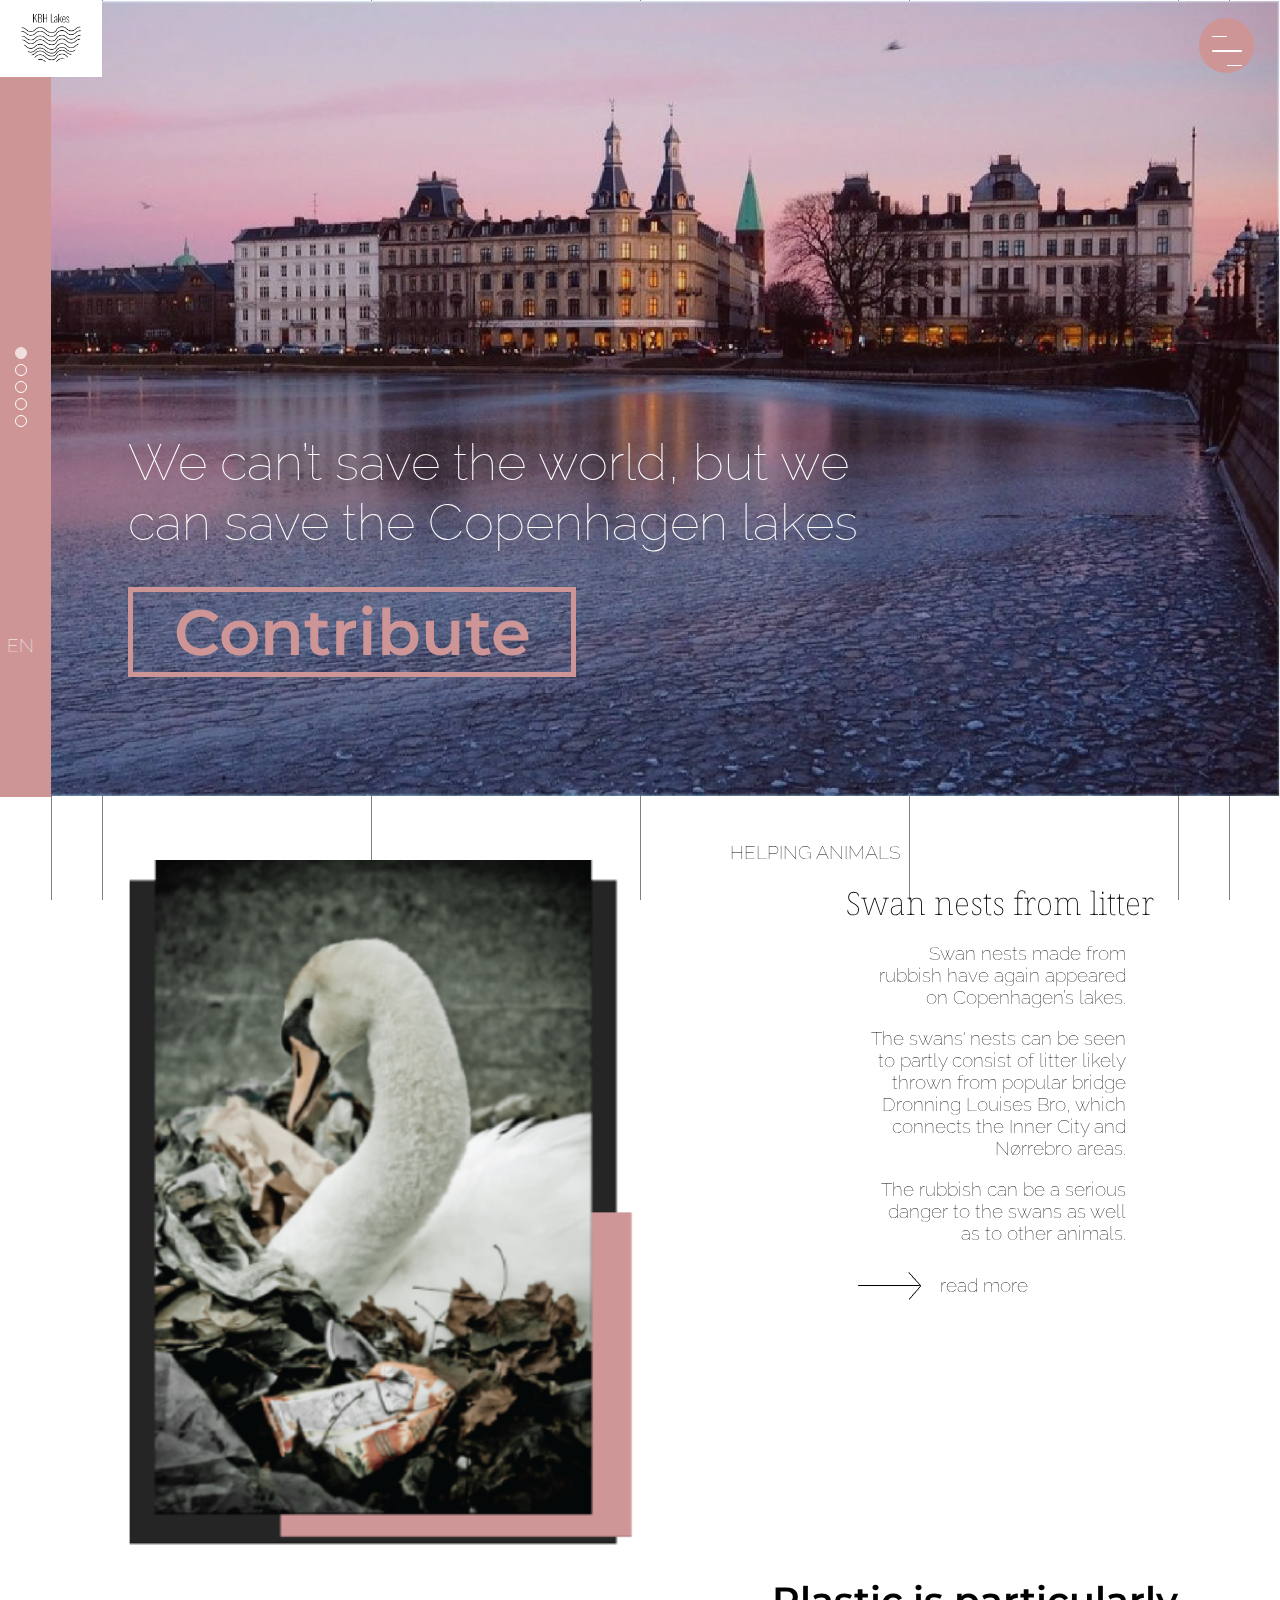
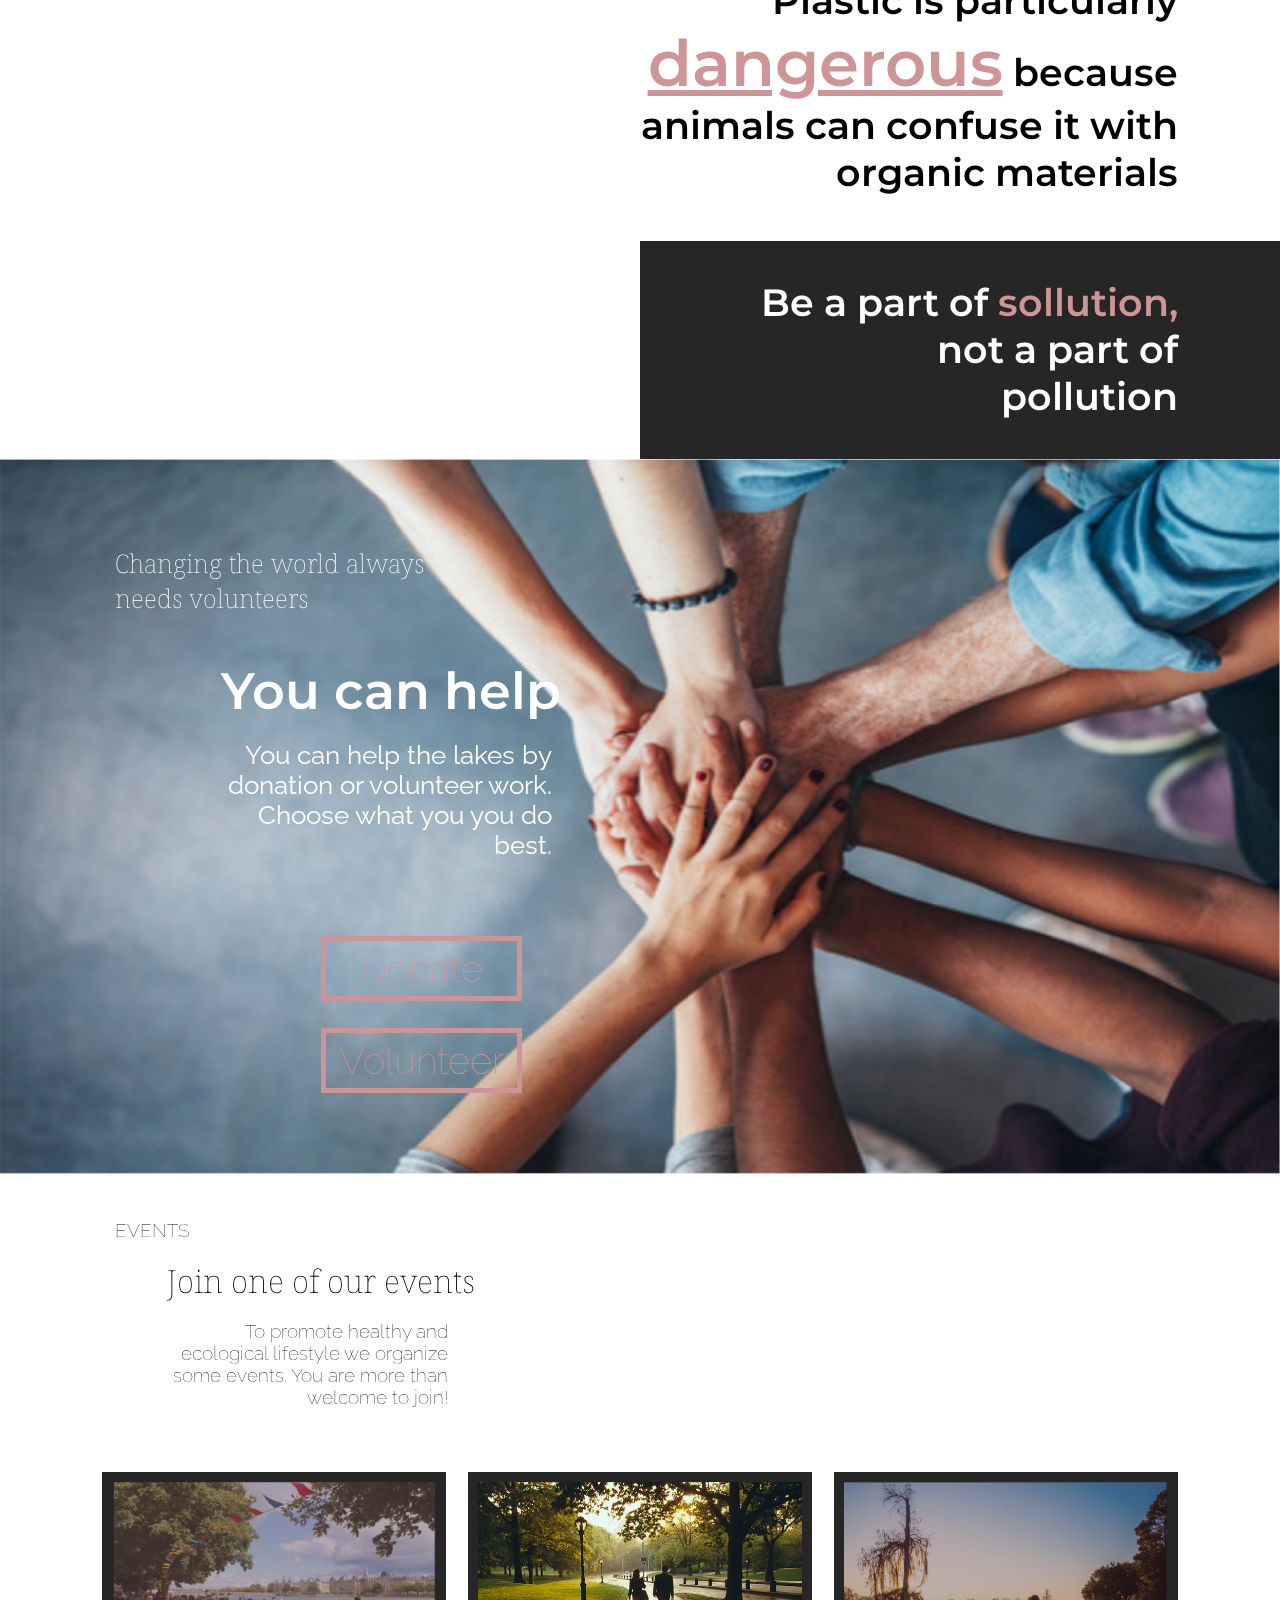
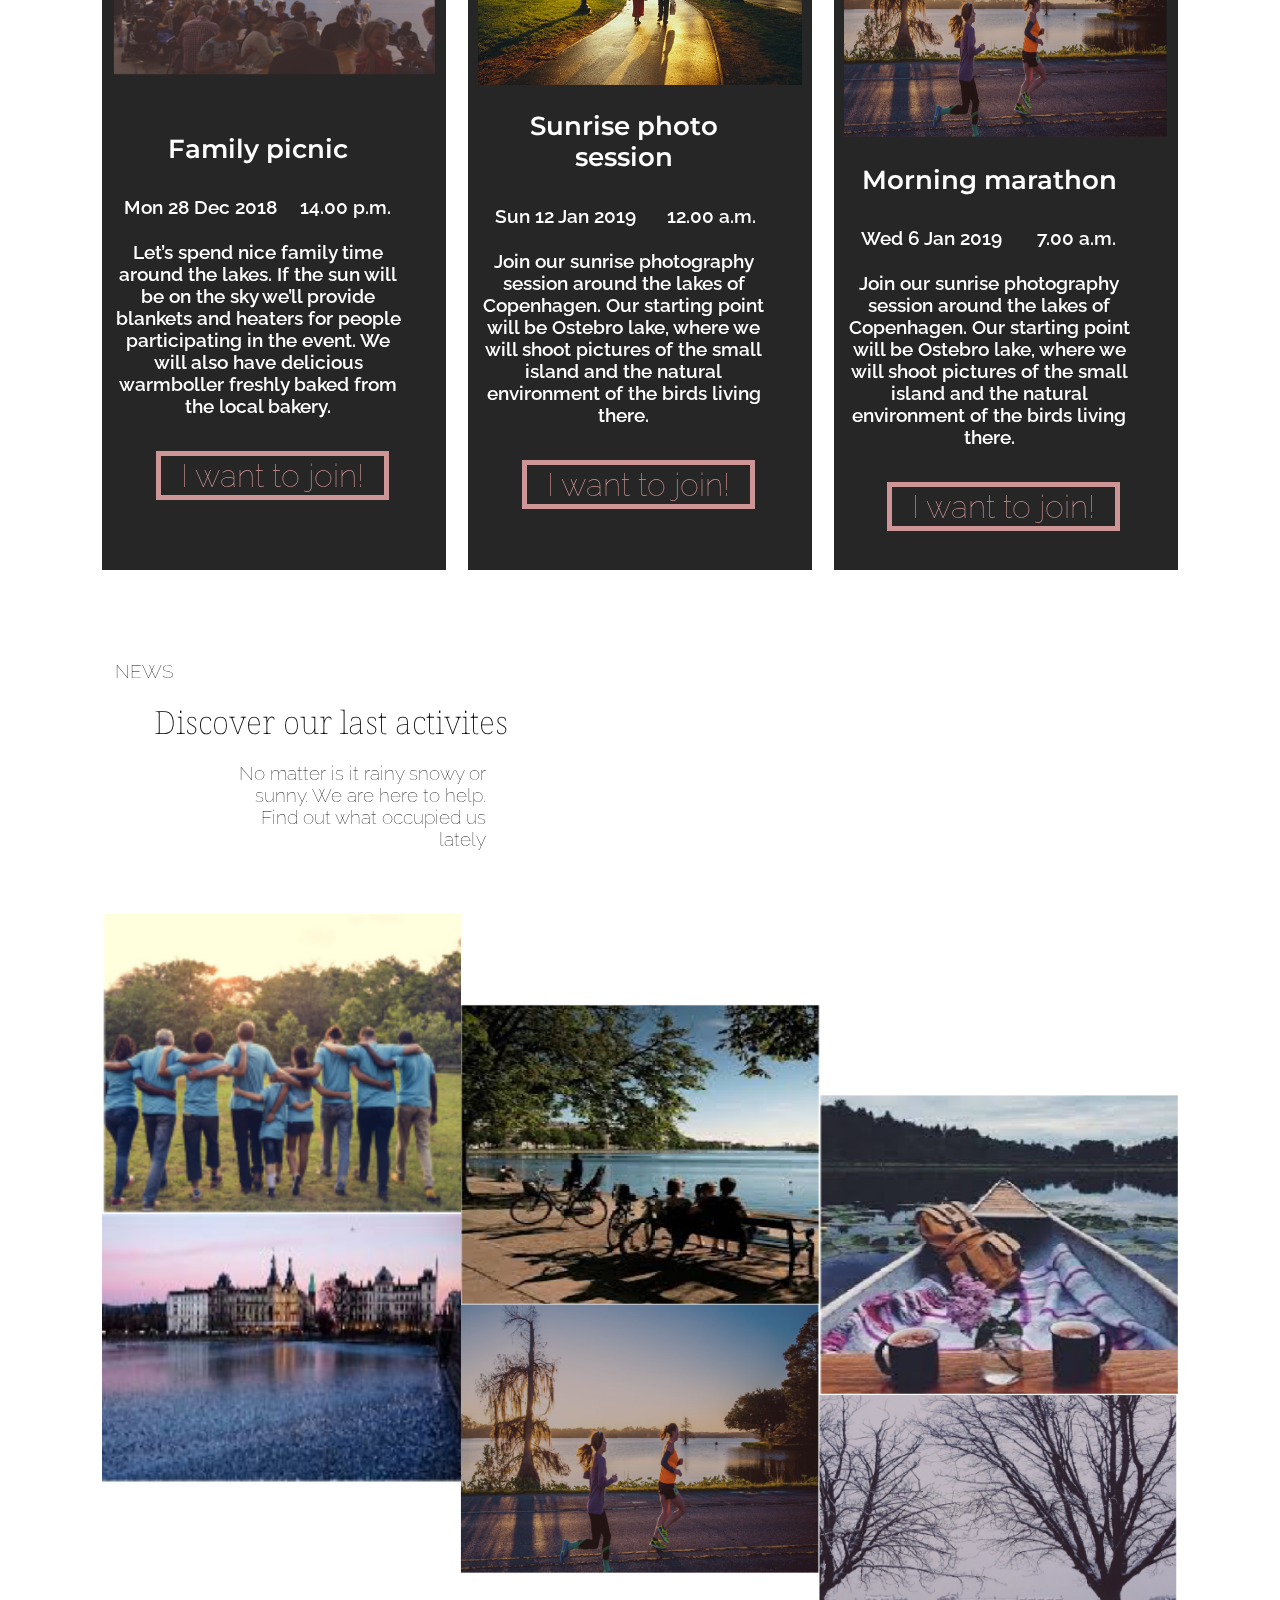
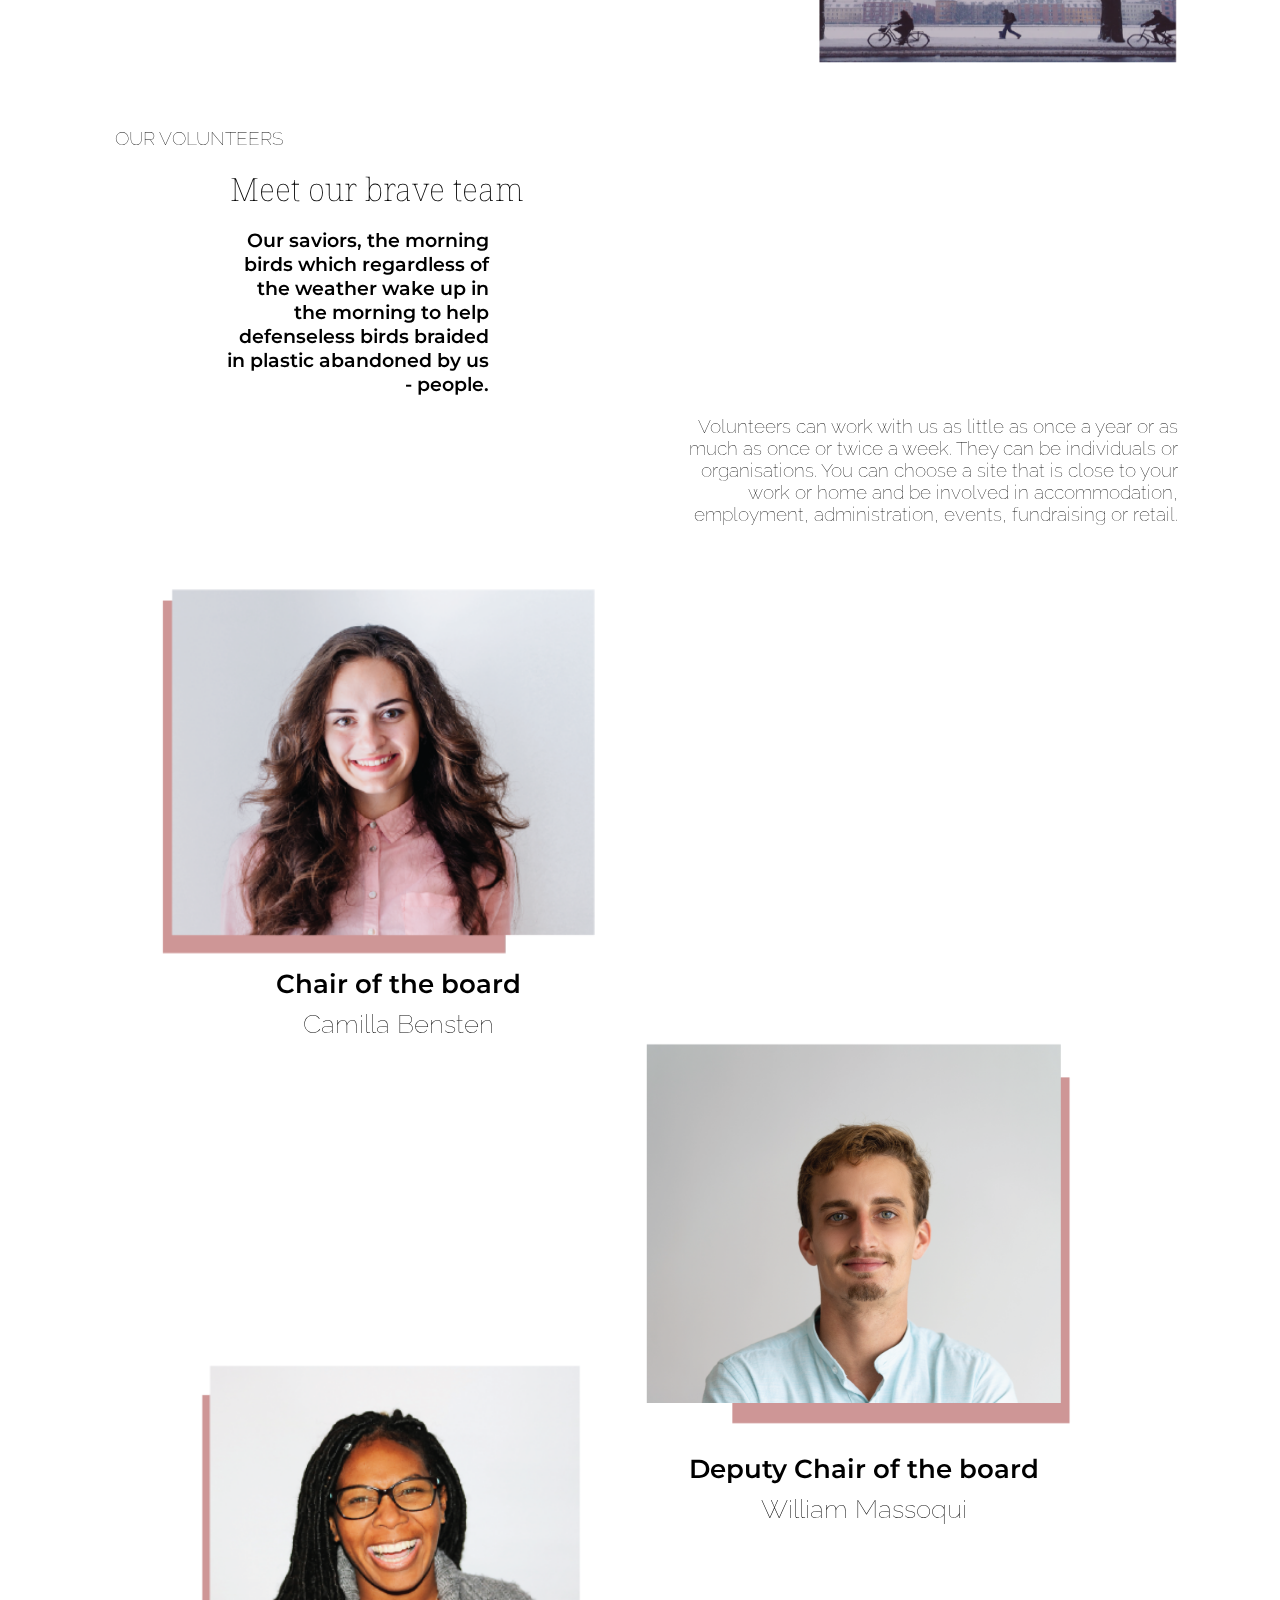
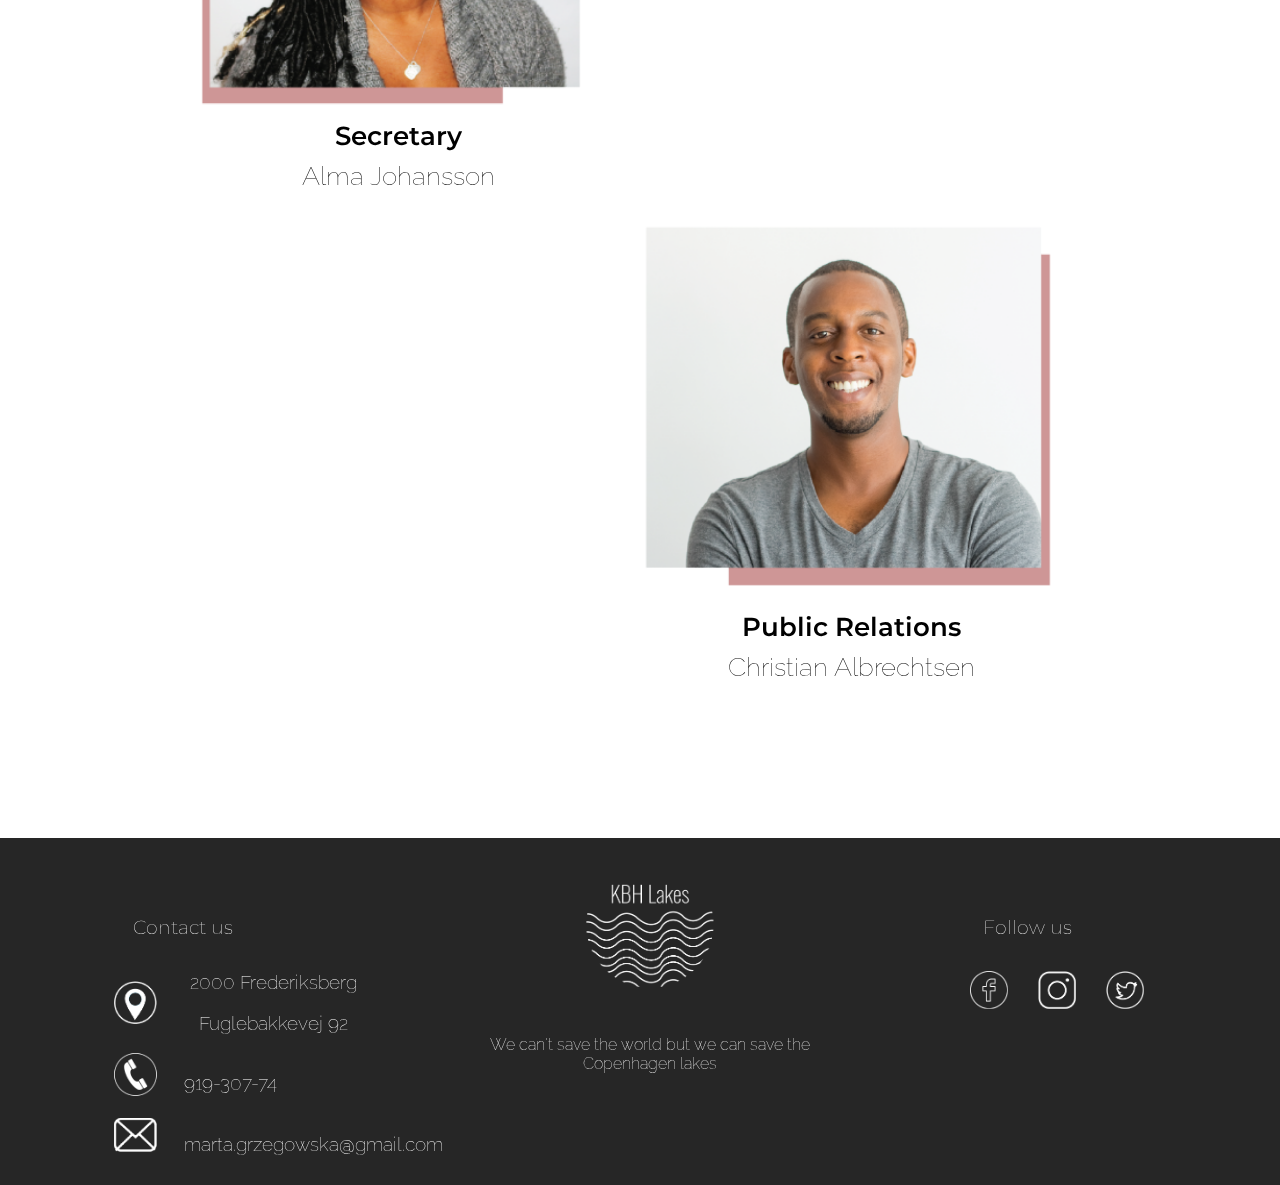
<file: index.html>
<!DOCTYPE html>
<html lang="en">

<head>
	<meta charset="UTF-8">
	<meta name="viewport" content="width=device-width, initial-scale=1.0">
	<meta name="description" content="Let's save the Copenhagen lakes.Together with your help, we can clean the natural environment of many animals from plastic pollution. Help us by becoming a volunteer or donation">
	<meta name="keywords" content="Copenhagen, copenhagen lakes, pollution, donation, volunteering,save animals, clean the water, clean city, clean Copenhagen, stop pollution, green activism, ecosystem, donate money ">
	<link rel="canonical" href="http://www.loreleiheckmann.com/foundraiser" />
	<meta http-equiv="X-UA-Compatible" content="ie=edge">
	<link rel="stylesheet" href="css/style.css">
	<link href="https://fonts.googleapis.com/css?family=Montserrat:500" rel="stylesheet">
	<link href="https://fonts.googleapis.com/css?family=Raleway" rel="stylesheet">
	<link href="https://fonts.googleapis.com/css?family=Noto+Serif" rel="stylesheet">
	
	<link rel="apple-touch-icon" sizes="57x57" href="images/favicon.ico/apple-icon-57x57.png">
	<link rel="apple-touch-icon" sizes="60x60" href="images/favicon.ico/apple-icon-60x60.png">
	<link rel="apple-touch-icon" sizes="72x72" href="images/favicon.ico/apple-icon-72x72.png">
	<link rel="apple-touch-icon" sizes="76x76" href="images/favicon.ico/apple-icon-76x76.png">
	<link rel="apple-touch-icon" sizes="114x114" href="images/favicon.ico/apple-icon-114x114.png">
	<link rel="apple-touch-icon" sizes="120x120" href="images/favicon.ico/apple-icon-120x120.png">
	<link rel="apple-touch-icon" sizes="144x144" href="images/favicon.ico/apple-icon-144x144.png">
	<link rel="apple-touch-icon" sizes="152x152" href="images/favicon.ico/apple-icon-152x152.png">
	<link rel="apple-touch-icon" sizes="180x180" href="images/favicon.ico/apple-icon-180x180.png">
	<link rel="icon" type="image/png" sizes="192x192" href="images/favicon.ico/android-icon-192x192.png">
	<link rel="icon" type="image/png" sizes="32x32" href="images/favicon.ico/favicon-32x32.png">
	<link rel="icon" type="image/png" sizes="96x96" href="images/favicon.ico/favicon-96x96.png">
	<link rel="icon" type="image/png" sizes="16x16" href="images/favicon.ico/favicon-16x16.png">
	<link rel="manifest" href="images/favicon.ico/manifest.json">
	<meta name="msapplication-TileColor" content="#ffffff">
	<meta name="msapplication-TileImage" content="/ms-icon-144x144.png">
	<meta name="theme-color" content="#ffffff">
	<title>KBH Lakes - Help us clean the lakes</title>
</head>
<body>
	<div class="lines_bg">
		<div class="line1"></div>
		<div class="line2"></div>
		<div class="line3"></div>
		<div class="line4"></div>
		<div class="line5"></div>
		<div class="line6"></div>
		<div class="line7"></div>
	</div>
	<div class="container_donation_loggedin">
		<div class="nav">
			<div class="image_bg" itemscope itemtype="http://schema.org/logo">
				<img itemprop="ImageObject" src="images/logo_black.png" alt="logo">
			</div>
			<div class="bg_nav">
				<div class="wrapper-menu">
					<div class="line-menu half start"></div>
					<div class="line-menu"></div>
					<div class="line-menu half end"></div>
				</div>
			</div>

			<div class="sidenav_scroll">
				<div class="observer">
					<span class="dot-obs"></span>
					<span class="dot-obs"></span>
					<span class="dot-obs"></span>
					<span class="dot-obs"></span>
					<span class="dot-obs"></span>
				</div>
				<div class="language">
					<p class="en">EN</p>
				</div>
			</div>
		</div>
		<div id="mySidenav" class="sidenav">
			<hr><a href="#swan"> HELPING ANIMALS</a>
			<hr><a href="#donation"> DONATE</a>
			<hr><a href="#donation">VOLUNTEER</a>
			<hr><a href="donation_system.html">LOG IN</a>
			<hr><a href="#volunteer_section">ABOUT</a>
		</div>
		<section class="frontpage" itemscope itemtype="http://schema.org/location">
			<img src="images/mainpage.png" alt='event'>
			<div class="content-front">
				<h1 itemprop="city"> We can’t save the world, but we can save the Copenhagen lakes</h1>
				<a itemprop="url" href="donation_system.html">  <button> Contribute </button></a>
			</div>
		</section>

		<!--section 1 SWAN-->
		<section id="swan" class="swan">
			<img src="images/swan.png" alt="swan">
			<div class="swan_text" itemscope itemtype="http://schema.org/text">
				<h7>HELPING ANIMALS</h7>
				<h6 itemprop="text"> Swan nests from litter</h6>
				<div class="paragraphs_container">
					<p itemprop="text">Swan nests made from rubbish have again appeared on Copenhagen’s lakes.</p>
					<p itemprop="text">The swans' nests can be seen to partly consist of litter likely thrown from popular bridge Dronning Louises Bro, which connects the Inner City and Nørrebro areas.
					</p>
					<p itemprop="text">
						The rubbish can be a serious danger to the swans as well as to other animals.
					</p>
				</div>
				<div class="readmore">
					<img itemprop="ImageObject" src="images/reamore_black.png" alt="readmore">
					<p itemprop="url">read more</p>
				</div>
			</div>
		</section>

		<div itemscope itemtype="http://schema.org/text" class="quote">
			<h2 >Plastic is particularly <span class="pink"> dangerous</span> because animals can confuse it with organic materials</h2>
		</div>

		<div class="part">
			<h3 itemprop="text"> Be a part of <span class="sollution">sollution,</span><br> not a part of <br> pollution</h3>
		</div>


		<!--section 2 DONATION-->
		<section id="donation" class="donation">
			<div  itemscope itemtype="http://schema.org/text" class="donationSection">
				<div class="image_donate">
					<img itemprop="ImageObject" src="images/donation_image.png" alt='donation'>
					<div class="donation_text">
						<h3 itemprop="text"> Changing the world always needs volunteers</h3>
						<h2 itemprop="text"> You can help </h2>
						<p itemprop="text"> You can help the lakes by donation or volunteer work. Choose what you you do best. </p>
						<div class="buttons_donate">
							<a href="donation_system.html"><button> Donate </button></a>
							<a href="volunteer_system.html"> <button> Volunteer </button></a>
						</div>
					</div>
				</div>
			</div>
		</section>

		<!--section 3 EVENTS-->
		<div class="events">
			<div class="events_text">
				<h7> EVENTS</h7>
				<h6> Join one of our events</h6>
				<p>To promote healthy and ecological lifestyle we organize some events. You are more than welcome to join!</p>
			</div>
			<div class="events_slides">
				<div class="event_container">
					<img itemprop="ImageObject" src="images/event3.png" alt="event">
					<div class="event_text_container">
						<h3 itemprop="text">Family picnic</h3>
						<div class="date-and-time">
							<h5>Mon 28 Dec 2018 </h5>
							<h5>14.00 p.m. </h5>
						</div>
						<p itemprop="text">Let’s spend nice family time around the lakes. If the sun will be on the sky we’ll provide blankets and heaters for people participating in the event. We will also have delicious warmboller freshly baked from the local bakery.
						</p>
						<button itemprop="url"> I want to join! </button>
					</div>
				</div>
				<div class="event_container">
					<img itemprop="ImageObject" src="images/photosess.png" alt="event">
					<div class="event_text_container">
						<h3 itemprop="text">Sunrise photo session</h3>
						<div class="date-and-time">
							<h5>Sun 12 Jan 2019 </h5>
							<h5> 12.00 a.m.</h5>
						</div>
						<p itemprop="text">Join our sunrise photography session around the lakes of Copenhagen. Our starting point will be Ostebro lake, where we will shoot pictures of the small island and the natural environment of the birds living there.
						</p>
						<div class="fixed-height-button">
							<button itemprop="url"> I want to join! </button>
						</div>
					</div>
				</div>


				<div class="event_container">
					<img itemprop="ImageObject" src="images/event2.png" alt="event">
					<div class="event_text_container">
						<h3 itemprop="text"> Morning marathon</h3>
						<div class="date-and-time">
							<h5>Wed 6 Jan 2019 </h5>
							<h5> 7.00 a.m.</h5>
						</div>

						<p itemprop="text">Join our sunrise photography session around the lakes of Copenhagen. Our starting point will be Ostebro lake, where we will shoot pictures of the small island and the natural environment of the birds living there.

						</p>
						<button itemprop="url"> I want to join! </button>
					</div>


				</div>

			</div>

		</div>
		<!--section 4 NEWS-->
		<div class="section4_loggedin">
			<div class="news_text">
				<h7> NEWS</h7>
				<h6> Discover our last activites</h6>
				<p>No matter is it rainy snowy or sunny. We are here to help. Find out what occupied us lately
				</p>
			</div>
			<div class="image_news">
				<div class="container-overlay">
					<img src="images/news1.png" alt='event'>
					<div class="overlay">
						<div class="text-overlay">
							<h5 >Volunteers meeting</h5>
							<div class="readmore">
								<img src="images/readmore.png" alt="readmore">
								<p>read more</p>
							</div>
						</div>
					</div>
				</div>

				<div class="container-overlay">
					<img src="images/news2.png" alt='event'>
					<div class="overlay2">
						<div class="text-overlay">
							<h5>Relax with us</h5>
							<div class="readmore">
								<img src="images/readmore.png" alt="readmore">
								<p>read more</p>
							</div>
						</div>
					</div>
				</div>

				<div class="container-overlay">
					<img src="images/news3.png" alt='event'>
					<div class="overlay">
						<div class="text-overlay">
							<h5> Last plastic bottle raise</h5>
							<div class="readmore">
								<img src="images/readmore.png" alt="readmore">
								<p>read more</p>
							</div>
						</div>
					</div>
				</div>

				<div class="container-overlay">
					<img src="images/lakes.jpg" alt='event'>
					<div class="overlay2">
						<div class="text-overlay">
							<h5>Morning jogging</h5>
							<div class="readmore">
								<img src="images/readmore.png" alt="readmore">
								<p>read more</p>
							</div>
						</div>
					</div>
				</div>

				<div class="container-overlay">
					<img src="images/event2.png" alt='event'>
					<div class="overlay">
						<div class="text-overlay">
							<h5> Our sunset walks</h5>
							<div class="readmore">
								<img src="images/readmore.png" alt="readmore">
								<p>read more</p>
							</div>
						</div>
					</div>
				</div>

				<div class="container-overlay">
					<img src="images/login_bg_img.png" alt="Avatar" class="image">
					<div class="overlay2">
						<div class="text-overlay">
							<h5>Winter arrived !</h5>
							<div class="readmore">
								<img src="images/readmore.png" alt="readmore">
								<p>read more</p>
							</div>
						</div>
					</div>
				</div>
			</div>
		</div>
		<!--section 5 VOLUNTEERS-->
		<div id="volunteer_section" class="volunteer_section">
			<div itemscope itemtype="http://schema.org/Organisation" class="volunteer_text">
				<div class="header_volunteer">
					<h7> OUR VOLUNTEERS</h7>
					<h6 itemprop="text"> Meet our brave team</h6>
					<div class="bold">
						<h7> Our saviors, the morning birds which regardless of the weather wake up in the morning to help defenseless birds braided in plastic abandoned by us - people.</h7>
					</div>
				</div>
				<p itemprop="text"> Volunteers can work with us as little as once a year or as much as once or twice a week. They can be individuals or organisations. You can choose a site that is close to your work or home and be involved in accommodation, employment, administration, events, fundraising or retail. </p>
			</div>
			<div class="volunteers_img">
				<div itemscope itemtype="http://schema.org/employee" class="volunteer_1">
					<img itemprop="ImageObject" class="volunteers" src="images/woman1.png" alt="volunteer">
					<div itemscope itemtype="http://schema.org/member" class="volunteer_text2">
						<h5 itemprop="person"> Chair of the board</h5>
						<p itemprop="person"> Camilla Bensten</p>
					</div>
				</div>

				<div itemscope itemtype="http://schema.org/employee" class="volunteer_2">
					<img itemprop="ImageObject" class="volunteers" src="images/man2.png" alt="volunteer">
					<div itemscope itemtype="http://schema.org/member" class="volunteer_text2">
						<h5 itemprop="person"> Deputy Chair of the board</h5>
						<p itemprop="person"> William Massoqui</p>
					</div>
				</div>

				<div itemscope itemtype="http://schema.org/employee" class="volunteer_3">
					<img itemprop="ImageObject" class="volunteers" src="images/woman2.png" alt="volunteer">
					<div itemscope itemtype="http://schema.org/member" class="volunteer_text2">
						<h5 itemprop="person"> Secretary </h5>
						<p itemprop="person"> Alma Johansson</p>
					</div>
				</div>

				<div itemscope itemtype="http://schema.org/employee" class="volunteer_4">
					<img itemprop="ImageObject" class="volunteers" src="images/man1.png" alt="volunteer">
					<div itemscope itemtype="http://schema.org/member" class="volunteer_text2">
						<h5 itemprop="person"> Public Relations</h5>
						<p itemprop="person"> Christian Albrechtsen</p>
					</div>
				</div>
			</div>
		</div>
		<!--FOOTER-->
		<div class="section5_loggedin">
			<div class="logo_section">
				<div class="img">
					<img src="images/logo_white.png" alt="logo">
				</div>
				<p> We can't save the world but we can save the Copenhagen lakes</p>
			</div>

			<div itemscope itemtype="http://schema.org/contact" class="contact_section">
				<h5> Contact us</h5>
				<div class="adress">
					<img itemprop="ImageObject" src="images/location.png" alt="location">
					<div itemscope itemtype="http://schema.org/adress" class="adress_info">
						<p itemprop="PostalAdress"> 2000 Frederiksberg</p>
						<p itemprop="PostalAdress"> Fuglebakkevej 92</p>
					</div>
				</div>
				<div itemscope itemtype="http://schema.org/ContactPoint" class="phone">
					<img itemprop="ImageObject" src="images/phone.png" alt="phone">
					<p itemprop="contact"> 919-307-74</p>
				</div>
				<div class="mail">
					<img itemprop="ImageObject" src="images/mail.png" alt="mail">
					<p itemprop="mail"> marta.grzegowska@gmail.com</p>
				</div>
			</div>

			<div class="some">
				<h5> Follow us</h5>
				<div class="some-img">

					<img  src="images/fb.png" alt="fb">
					<img  src="images/instagram.png" alt="insta">
					<img  src="images/twitter.png" alt="insta">
				</div>
			</div>
		</div>
	</div>



	<!--JAVASCRIPT-->
	<script src="js/intersection_homepage.js"></script>
</body>

</html>
</file>
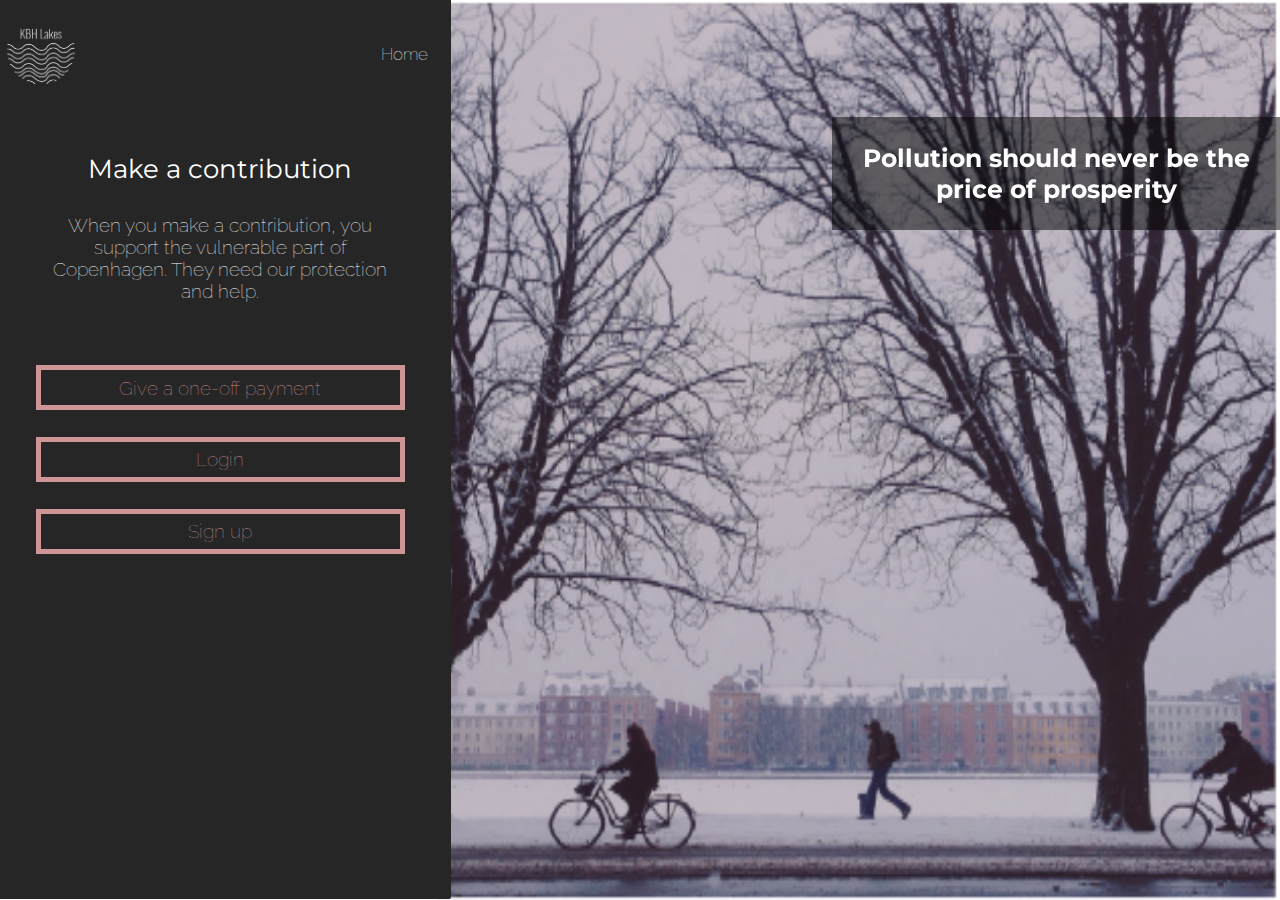
<file: donation_system.html>
<!DOCTYPE html>
<html lang="en">

<head>
	<meta charset="UTF-8">
	
	<meta http-equiv="X-UA-Compatible" content="ie=edge">
	<meta name="description" content="Let's save the Copenhagen lakes.Together with your help, we can clean the natural environment of many animals from plastic pollution. Help us by becoming a volunteer or donation">
	<meta name="keywords" content="Copenhagen, copenhagen lakes, pollution, donation, volunteering,save animals, clean the water, clean city, clean Copenhagen, stop pollution, green activism, ecosystem, donate money ">
	<link rel="apple-touch-icon" sizes="57x57" href="images/favicon.ico/apple-icon-57x57.png">
	<link rel="apple-touch-icon" sizes="60x60" href="images/favicon.ico/apple-icon-60x60.png">
	<link rel="apple-touch-icon" sizes="72x72" href="images/favicon.ico/apple-icon-72x72.png">
	<link rel="apple-touch-icon" sizes="76x76" href="images/favicon.ico/apple-icon-76x76.png">
	<link rel="apple-touch-icon" sizes="114x114" href="images/favicon.ico/apple-icon-114x114.png">
	<link rel="apple-touch-icon" sizes="120x120" href="images/favicon.ico/apple-icon-120x120.png">
	<link rel="apple-touch-icon" sizes="144x144" href="images/favicon.ico/apple-icon-144x144.png">
	<link rel="apple-touch-icon" sizes="152x152" href="images/favicon.ico/apple-icon-152x152.png">
	<link rel="apple-touch-icon" sizes="180x180" href="images/favicon.ico/apple-icon-180x180.png">
	<link rel="icon" type="image/png" sizes="192x192" href="images/favicon.ico/android-icon-192x192.png">
	<link rel="icon" type="image/png" sizes="32x32" href="images/favicon.ico/favicon-32x32.png">
	<link rel="icon" type="image/png" sizes="96x96" href="images/favicon.ico/favicon-96x96.png">
	<link rel="icon" type="image/png" sizes="16x16" href="images/favicon.ico/favicon-16x16.png">
	<link rel="manifest" href="images/favicon.ico/manifest.json">
	<meta name="msapplication-TileColor" content="#ffffff">
	<meta name="msapplication-TileImage" content="/ms-icon-144x144.png">
	<meta name="theme-color" content="#ffffff">
	<link rel="stylesheet" href="css/style.css">
	<link href="https://fonts.googleapis.com/css?family=Montserrat:500" rel="stylesheet">
	<link href="https://fonts.googleapis.com/css?family=Raleway" rel="stylesheet">
	<link href="https://fonts.googleapis.com/css?family=Noto+Serif" rel="stylesheet">
		<title>KBH Lakes - Help us clean the lakes</title>
</head>

<body class="donation_system">
	<!--FIRST SECTION - LOG IN , SIGN UP OR ONE OFF PAYMENT-->
	<div class="step_1">
		<div class="container">
			<div class="nav">
				<img src="images/logo_white.png" alt="logo">
				<a href="index.html">
					<p class="mainpage_button">Home</p>
				</a>
			</div>
			<h3> Make a contribution </h3>
			<p>When you make a contribution, you support the vulnerable part of Copenhagen. They need our protection and help.</p>
			<button type="button" class="button_one_payment">Give a one-off payment</button>
			<button type="button" class="button_login_payment"> Login </button>
			<button class="button_signup" type="button"> Sign up</button>
		</div>
		<div onclick="GoBack()" ; class="donation_img">
			<img src="images/login_bg_img.png" class="stretch" alt="lakes" />
		</div>
		<div class="pollution">
			<h3> Pollution should never be the price of prosperity</h3>
		</div>
	</div>

	<!--SECONF SECTION - ONE OFF PAYMENT-->
	<div class="container_one_payment" style="display: none">
		<div onclick="GoBack()" class="arrow">
			<img onclick="GoBack()" class="arrow" src="images/arrow.png" onmouseover="this.src='images/arrow2.png'" onmouseout="this.src='images/arrow.png'" alt="arrow_navigation">
		</div>
		<div class="nav">
			<img src="images/logo_white.png" alt="logo">
			<p> Give a one-off payment now</p>
		</div>
		<h3> I want to donate</h3>
		<h4> Step 1. Choose the amount</h4>
		<div class="donation_amount">
			<label><input type="radio" name="month_type" value="donation_type_month"> Fixed monthly membership fee</label>

			<label><input type="radio" name="single_type" value="donation_type_single"> It's a single contribution</label>
			<div class="enter_amount">
				<img src="images/donate.png" alt="donate">
				<input type="text" name="amount" placeholder="enter emount" required>
				<p> dkk</p>
			</div>
		</div>
		<h4> Step 2. Choose the payment method</h4>
		<div class="card_details">
			<label><input type="radio" name="sub_type" value="Credit Card"> Credit Card</label>
			<div class="card_visa">
				<img src="images/maestro.png">
				<img src="images/mastercard.png">
				<img src="images/visa.png">
				<img src="images/visa2.png">
			</div>
		</div>
		<div class="card_details">
			<label><input type="radio" name="sub_type" value="Credit Card"> Mobile Pay</label>
			<div class="card">
				<img src="images/mobile_pay.png">
			</div>
		</div>
		<button class="one_type_donation" type="button"> Donate</button>
	</div>

	<!--THIRD SECTION - LOG IN-->
	<div class="login_system" style="display: none">
		<div onclick="GoBack()" class="arrow">
			<img onclick="GoBack()" class="arrow" src="images/arrow.png" onmouseover="this.src='images/arrow2.png'" onmouseout="this.src='images/arrow.png'" alt="arrow_navigation">
		</div>
		<div class="nav">
			<img src="images/logo_white.png" alt="logo">
			<p class="sign_up_button"> Sign up</p>
			<p class="login_button"> Log in</p>
		</div>
		<h4> Hello,</h4>
		<div class="sentence">
			<h4> Good to see you</h4>
			<h4 class="again"> again</h4>
		</div>
		<form class="login-form">
			<div class="username_login_form">

				<img src="images/login_icon.png" alt="login">
				<input id="user_name" type="text" name='username' placeholder="user name" required minlength="3" maxlength="30">
				<span class="required"></span>
			</div>
			<div class="username_password">
				<img src="images/password_icon.png" alt="login">
				<input id="user_pw" type="password" name='password' placeholder="password" required minlength="3" maxlength="30">
				<span class="required"></span>
			</div>
			<div class="forgot_password">
				<h5> Forgot password?</h5>
			</div>
			<div class="wrong_data"></div>
			<button id='loginbutton'> Login </button>
			<h5 class="log_in_some"> or log in using</h5>
			<div class="some">
				<img src="images/fb_icon.png" alt="fb">
				<img src="images/google.png" alt="google">
			</div>
		</form>
	</div>

	<!--THIRD SECTION - SIGN UP-->
	<div class="signup_system" style="display: none">
		<div onclick="GoBack()" class="arrow">
			<img onclick="GoBack()" class="arrow" src="images/arrow.png" onmouseover="this.src='images/arrow2.png'" onmouseout="this.src='images/arrow.png'" alt="arrow_navigation">
		</div>
		<div class="nav">
			<img src="images/logo_white.png" alt="logo">
			<p class="login_button"> Log in</p>
			<p class="sign_up_button"> Sign up</p>
		</div>
		<form class="register-form">
			<div class="personal_info">
				<img src="images/username.png" alt="fb">
				<h5> PERSONAL INFO</h5>
			</div>
			<div class="firstname">
				<input id="firstname" name="FName" value="" type="text" placeholder="first name" required minlength="3" maxlength="10">
				<span class="required"></span>
				<span class="correct"></span>
			</div>
			<div class="lastname">
				<input id="lastname" name="LName" value="" type="text" placeholder="last name" required minlength="3" maxlength="15">
				<span class="required"></span>
				<span class="correct"></span>
			</div>
			<div class="username">
				<input id="username" name="username" value="" type="text" placeholder="username" required minlength="3" maxlength="10">
				<span class="required"></span>
				<span class="correct"></span>
			</div>
			<div class="username_email">
				<img src="images/mail.png" alt="login">
				<input type="text" name="email" value="" placeholder="email id" required minlength="6" maxlength="40">
				<span class="required"></span>
				<span class="correct"></span>
			</div>
			<div class="username_password">
				<img src="images/password_icon.png" alt="password">
				<input id="pw" name="password" value="" type="password" placeholder="password" required minlength="3" maxlength="30">
				<span class="required"></span>
				<span class="correct"></span>
			</div>
			<div class="img_upload">
				<img src="images/image.png" alt="image">
				<input type="file" name="pic" accept="image/*">
			</div>

			<div class="wrong_username"></div>
			<div class="wrong_data"></div>
			<button id='registerbutton' onClick="addNewUser()"> Create </button>

			<h5 class="log_in_some"> or register using</h5>
			<div class="some">
				<img src="images/fb_icon.png" alt="fb">
				<img src="images/google.png" alt="google">
			</div>
		</form>
	</div>

	<!--FOURTH SECTION - SIGN UP CONFIRMATION-->
	<div class="registration_complete" style="display: none">
		<div class="nav">
			<img src="images/logo_white.png" alt="logo">
			<p class="login_button_registration"> Log in</p>
			<a href="index.html">
				<p class="mainpage_button">Home</p>
			</a>
		</div>
		<h3> Thank you <span class="name"> Jonas</span></h3>
		<img class="bird" src="images/bird.png" alt="bird">
		<p class="confirmation">
			You’re now a member of our list of awesome people. We messaged you on <span class="mail"> account@gmail.com</span> to activate your account
		</p>
		<div class='resend_mail'>
			<hr>
			<p>If you didn't get any email.<span class="resend"> Resend e-mail.</span></p>
		</div>
	</div>

	<!--FOURTH SECTION - THANK YOU FOR DONATION - USER NOT LOGGED IN-->
	<div class="donation_complete_notlogedin" style="display: none">
		<div class="nav">
			<img src="images/logo_white.png" alt="logo">
			<a href="index.html">
				<p class="mainpage_button">Home</p>
			</a>
		</div>
		<h3> Thank you </h3>
		<img class="thankyou_birds" src="images/donation_confitmation.png" alt="bird">
		<div class="donation_matters">
			<h3> Because your</h3>
			<h3 class="donation_word"> donation</h3>
			<h3 class="matter"> matters.</h3>
		</div>
	</div>


	<!--DATABASE CHECK-->
	<ul id="statuslist" style="display: none"></ul>
	<ul id="userlist" style="display: none"></ul>
	<template id="userinfo" style="display: none">
        <li data-id="userid">
            <span data-username="name">NAME</span>
            <span data-password="password">password</span>
        </li>
    </template>

	<!--JAVASCRIPT-->
	<script src="https://code.jquery.com/jquery-3.3.1.min.js"></script>
	<script src="js/login.js"></script>
	<script src="js/Userlist.js"></script>
	<script src="js/registration.js"></script>
	<script src="js/donation_login.js"></script>
</body>
</html
</file>
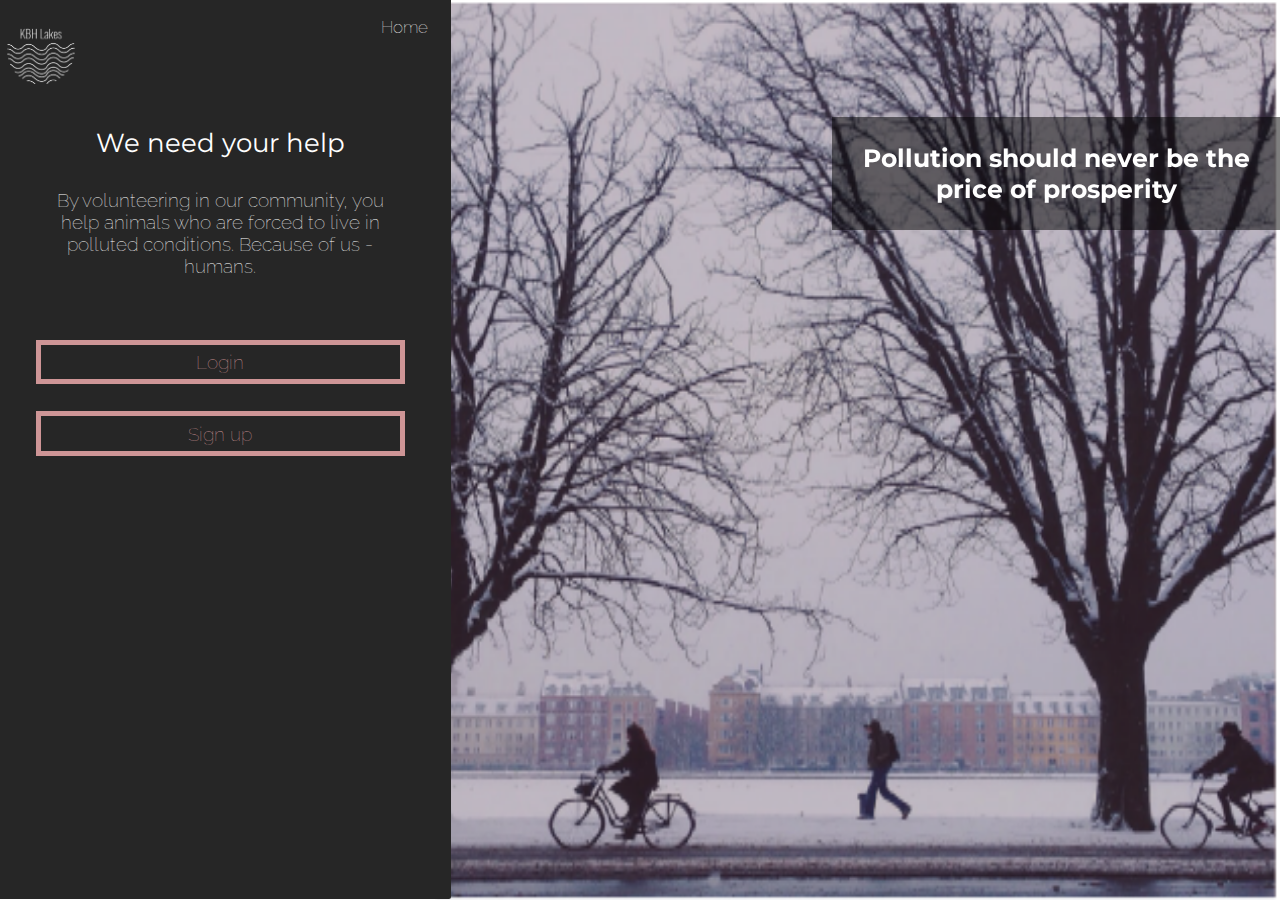
<file: volunteer_system.html>
<!DOCTYPE html>
<html lang="en">

<head>
	<meta charset="UTF-8">
	<meta name="description" content="Let's save the Copenhagen lakes.Together with your help, we can clean the natural environment of many animals from plastic pollution. Help us by becoming a volunteer or donation">
	<meta name="keywords" content="Copenhagen, copenhagen lakes, pollution, donation, volunteering,save animals, clean the water, clean city, clean Copenhagen, stop pollution, green activism, ecosystem, donate money ">
	 <meta name="google-signin-scope" content="profile email">
    <meta name="google-signin-client_id" content="764923706626-uhiifoqqp1o4vc6krctcam56nmv6sdqm.apps.googleusercontent.com">
    <script src="https://apis.google.com/js/platform.js" async defer></script>
	<link rel="apple-touch-icon" sizes="57x57" href="images/favicon.ico/apple-icon-57x57.png">
	<link rel="apple-touch-icon" sizes="60x60" href="images/favicon.ico/apple-icon-60x60.png">
	<link rel="apple-touch-icon" sizes="72x72" href="images/favicon.ico/apple-icon-72x72.png">
	<link rel="apple-touch-icon" sizes="76x76" href="images/favicon.ico/apple-icon-76x76.png">
	<link rel="apple-touch-icon" sizes="114x114" href="images/favicon.ico/apple-icon-114x114.png">
	<link rel="apple-touch-icon" sizes="120x120" href="images/favicon.ico/apple-icon-120x120.png">
	<link rel="apple-touch-icon" sizes="144x144" href="images/favicon.ico/apple-icon-144x144.png">
	<link rel="apple-touch-icon" sizes="152x152" href="images/favicon.ico/apple-icon-152x152.png">
	<link rel="apple-touch-icon" sizes="180x180" href="images/favicon.ico/apple-icon-180x180.png">
	<link rel="icon" type="image/png" sizes="192x192" href="images/favicon.ico/android-icon-192x192.png">
	<link rel="icon" type="image/png" sizes="32x32" href="images/favicon.ico/favicon-32x32.png">
	<link rel="icon" type="image/png" sizes="96x96" href="images/favicon.ico/favicon-96x96.png">
	<link rel="icon" type="image/png" sizes="16x16" href="images/favicon.ico/favicon-16x16.png">
	<link rel="manifest" href="images/favicon.ico/manifest.json">
	<meta name="msapplication-TileColor" content="#ffffff">
	<meta name="msapplication-TileImage" content="/ms-icon-144x144.png">
	<meta name="theme-color" content="#ffffff">
	<link rel="stylesheet" href="css/style.css">
	<link href="https://fonts.googleapis.com/css?family=Montserrat:500" rel="stylesheet">
	<link href="https://fonts.googleapis.com/css?family=Raleway" rel="stylesheet">
	<link href="https://fonts.googleapis.com/css?family=Noto+Serif" rel="stylesheet">
		<title>KBH Lakes - Help us clean the lakes</title>
</head>

<body class="donation_system">


	<!--FIRST SECTION - SIGN UP OR LOG IN-->
	<div class="step_1">
		<div class="container" style="display: block">
			<div class="nav">
				<img src="images/logo_white.png" alt="logo">
				<p class="mainpage_button">Home</p>
			</div>
			<h3> We need your help </h3>
			<p>By volunteering in our community, you help animals who are forced to live in polluted conditions. Because of us - humans.</p>
			<button type="button" class="button_login_payment"> Login </button>
			<button class="button_signup_volunteer" type="button"> Sign up</button>
		</div>
		<div onclick="GoBack_v()" ; class="donation_img">
			<img src="images/login_bg_img.png" class="stretch" alt="lakes" />
		</div>
		<div class="pollution">
			<h3> Pollution should never be the price of prosperity</h3>
		</div>
	</div>

	<!--SECOND SECTION - LOG IN-->
	<div class="login_system" style="display: none">
		<div onclick="GoBack_v()" class="arrow">
			<img onclick="GoBack_v()" class="arrow" src="images/arrow.png" onmouseover="this.src='images/arrow2.png'" onmouseout="this.src='images/arrow.png'" alt="arrow_navigation">
		</div>
		<div class="nav">
			<img src="images/logo_white.png" alt="logo">
			<p class="sign_up_button"> Sign up</p>
			<p class="login_button"> Log in</p>
		</div>
		<h4> Hello,</h4>
		<div class="sentence">
			<h4> Good to see you</h4>
			<h4 class="again"> again</h4>
		</div>
		
		<form class="login-form">
			<div class="username_login_form">
				<img src="images/login_icon.png" alt="login">
				<input id="user_name" type="text" name='username' placeholder="user name" required minlength="3" maxlength="30">
				<span class="required"></span>
			</div>
			<div class="username_password">
				<img src="images/password_icon.png" alt="login">
				<input id="user_pw" type="password" name='password' placeholder="password" required minlength="3" maxlength="30">
				<span class="required"></span>
			</div>
			<div class="forgot_password">
				<h5> Forgot password?</h5>
			</div>
			<div class="wrong_data"></div>
			<button id='loginbutton'> Login </button>
			<h5 class="log_in_some"> or log in using</h5>
			<div class="some">
			<fb:login-button class="fb" scope="public_profile,email" onlogin="checkLoginState();">
</fb:login-button>
			
			<div class="google">
			 <div class="g-signin2" data-onsuccess="onSignIn" data-theme="dark"></div>
			 </div>
			
			</div>
			
		</form>

	</div>

	<!--THIRD SECTION - SIG UP STEP 1-->
	<div class="signup_system_step1" style="display: none">
		<div onclick="GoBack_v()" class="arrow">
			<img onclick="GoBack_v()" class="arrow" src="images/arrow.png" onmouseover="this.src='images/arrow2.png'" onmouseout="this.src='images/arrow.png'" alt="arrow_navigation">
		</div>
		<div class="nav">
			<img src="images/logo_white.png" alt="logo">
			<p class="login_button_step1"> Log in</p>
			<p class="sign_up_button"> Sign up</p>
		</div>
		<h4> Hello,</h4>
		<div class="sentence">
			<h4>Welcome in our volunteer community</h4>
		</div>
		<form class="registration_step1">
			<div class="languages">
				<input id="languages" name="languages" value="" type="text" placeholder="Which languages do you speak?" required>
				<span class="required"></span>
			</div>
			<div class="hear_about_us">
				<input id="hear_about_us" name="hear_about_us" value="" type="text" placeholder="How did you hear about us?" required>
				<span class="required"></span>
			</div>
			<div class="tshirt">
				<p> What's your t-shirt size</p>
				<select>
				<option value='xs'> XS</option>
				<option value='s'> S</option>
				<option value='m'> M </option>
				<option value='m'> L </option>
				<option value='m'> XL </option>
				<option value='m'> XXL </option>
			</select>
			</div>
			<p>As a member of KBH Lakes you have the possible to sign up for exciting events, courses and social member events. Also sign up the newsletter, and the event catalogue, and you will each month receive an email with news from us.
			</p>
			<button type="button" onclick="openReg()" id='confirm'> Confirm </button>
		</form>
	</div>

	<!--FOURTH SECTION - SIG UP STEP 2-->
	<div class="signup_system" style="display: none">
		<div onclick="GoBack_v()" class="arrow">
			<img onclick="GoBack_v()" class="arrow" src="images/arrow.png" onmouseover="this.src='images/arrow2.png'" onmouseout="this.src='images/arrow.png'" alt="arrow_navigation">
		</div>
		<div class="nav">
			<img src="images/logo_white.png" alt="logo">
			<p class="login_button"> Log in</p>
			<p class="sign_up_button"> Sign up</p>
		</div>
		<form class="register-form">
			<div class="personal_info">
				<img src="images/username.png" alt="fb">
				<h5> PERSONAL INFO</h5>
			</div>
			<div class="firstname">
			
				<input id="firstname" name="FName" value="" type="text" placeholder="first name" required minlength="3" maxlength="10">
				<span class="required"></span>
				<span class="correct"></span>
			</div>
			<div class="lastname">
				<input id="lastname" name="LName" value="" type="text" placeholder="last name" required minlength="3" maxlength="15">
				<span class="required"></span>
				<span class="correct"></span>
			</div>

			<div class="username">
				<input id="username" name="username" value="" type="text" placeholder="username" required minlength="3" maxlength="10">
				<span class="required"></span>
				<span class="correct"></span>
			</div>

			<div class="username_email">
				<img src="images/mail.png" alt="login">
				<input type="text" name="email" value="" placeholder="email id" required minlength="6" maxlength="20">
				<span class="required"></span>
				<span class="correct"></span>
			</div>

			<div class="username_password">
				<img src="images/password_icon.png" alt="password">
				<input id="pw" name="password" value="" type="password" placeholder="password" required minlength="3" maxlength="14">
				<span class="required"></span>
				<span class="correct"></span>
			</div>

			<div class="img_upload">
				<img src="images/image.png" alt="image">
				<input type="file" name="pic" accept="image/*">
			</div>
			<div class="wrong_username"></div>
			<button id='registerbutton' onClick="addNewUser()"> Create </button>
			<h5 class="log_in_some"> or register using</h5>
			<div class="some">
				<img src="images/fb_icon.png" alt="fb">
				<img src="images/google.png" alt="google">
			</div>
		</form>
	</div>

	<!--FIFTH SECTION - REGISTRATION COMPLETE-->
	<div class="registration_complete" style="display: none">
		<div onclick="GoBack_v()" class="arrow">
			<img onclick="GoBack_v()" class="arrow" src="images/arrow.png" onmouseover="this.src='images/arrow2.png'" onmouseout="this.src='images/arrow.png'" alt="arrow_navigation">
		</div>
		<div class="nav">
			<img src="images/logo_white.png" alt="logo">
			<p class="login_button_registration"> Log in</p>
		<a href="index.html"> <p class="mainpage_button">Home</p></a>
		</div>
		<h3> Thank you <span class="name"> Jonas</span></h3>
		<img class="bird" src="images/bird.png" alt="bird">
		<p class="confirmation">
			You’re now a member of our list of awesome people. We messaged you on <span class="mail"> account@gmail.com</span> to activate your account
		</p>
		<div class='resend_mail'>
			<hr>
			<p>If you didn't get any email.<span class="resend"> Resend e-mail.</span></p>
		</div>
	</div>



	<!--DATABASE CHECK-->
	<ul id="statuslist" style="display: none"></ul>
	<ul id="userlist" style="display: none"></ul>
	<template id="userinfo" style="display: none">
        <li data-id="userid">
            <span data-username="name">NAME</span>
            <span data-password="password">password</span>
        </li>
    </template>

	<script src="https://code.jquery.com/jquery-3.3.1.min.js"></script>
	<script src="js/login.js"></script>
	<script src="js/Userlist.js"></script>
	<script src="js/registration.js"></script>
	<script src="js/volunteer_login.js"></script>
	<script src="js/some.js"></script>

</body>
</html
</file>
<file: css/style.css>
body {
    margin: 0 auto;
    box-sizing: border-box
}

.container_donation_loggedin {
    width: 100vw;
    height: auto;
    overflow-x: hidden
}

.sidenav_scroll {
    display: none
}

.header {
    display: none
}

.lines_support {
    display: none
}

.contribiution_text h7,
.section4_loggedin h7,
.swan h7,
.events .events_text h7 {
    font-family: "Raleway", "sans-serif";
    font-weight: 100;
    font-size: 4vw
}

.contribiution_text h6,
.volunteer_text h6,
.section4_loggedin h6,
.events .events_text h6,
.swan h6 {
    font-family: "Noto Serif", "sans-serif";
    font-weight: 100;
    font-size: 5vw;
    margin-top: 2vh;
    margin-bottom: 2vh;
    margin-left: 10vw
}

.contribiution_text p,
.volunteer_text p,
.section3_login p,
.section4_loggedin p,
.swan p,
.events .events_text p {
    font-family: "Raleway", "sans-serif";
    font-weight: 100;
    font-size: 4vw;
    margin-left: 10vw;
    margin-right: 10vw
}

.frontpage {
    width: 100vw;
    height: auto;
    position: relative
}

.frontpage img {
    width: 100%;
    height: auto
}

.frontpage .content-front {
    width: 100vw;
    height: auto;
    position: absolute;
    z-index: 5;
    top: 50%;
    left: 10vw
}

.frontpage .content-front h1 {
    font-family: "Raleway", "sans-serif";
    font-weight: 100;
    font-size: 4vw;
    color: white;
    width: 60vw
}

.frontpage .content-front button {
    border: 5px solid #CE9596;
    width: 40%;
    font-family: "Montserrat", "sans-serif";
    color: #CE9596;
    font-size: 5vw;
    font-weight: 600;
    margin-bottom: 3vh;
    text-align: center;
    margin-left: 10%;
    cursor: pointer;
    background-color: transparent
}

.swan .swan_text {
    margin-top: 5vh
}

.swan .readmore {
    width: 50%;
    display: grid;
    grid-template-columns: 25% 80%
}

.swan img {
    width: 70vw;
    display: block;
    margin-left: auto;
    margin-right: auto
}

.swan .readmore img {
    width: 10vw;
    margin-left: 10vw
}

.swan .readmore p {
    padding-bottom: 5%;
    cursor: pointer
}

.swan .readmore p:hover {
    color: palevioletred
}

.swan p {
    margin-top: 0
}

.quote {
    width: 90vw;
    padding-left: 5vw;
    padding-right: 5vw;
    margin-bottom: 5vh
}

.quote h2 {
    font-family: "Montserrat", "sans-serif";
    color: black;
    font-weight: 600;
    text-align: right
}

.quote .pink {
    font-size: 9vw;
    text-decoration: underline;
    color: #CE9596
}

.donation {
    width: 100vw;
    height: auto
}

.part {
    background-color: #262626;
    width: 60vw;
    height: auto;
    float: right;
    padding-right: 5%
}

.part h3 {
    font-family: "Montserrat", "sans-serif";
    color: white;
    font-weight: 600;
    text-align: right;
    font-size: 6vw
}

.part .sollution {
    color: #CE9596
}

.part .pollution {
    font-size: 9vw
}

.donation .donationSection {
    width: 100vw;
    height: auto
}

.donation .donationSection .image_donate {
    position: relative;
    width: 100vw;
    height: auto
}

.donation .donationSection img {
    width: 180%;
    height: 100%;
    margin-top: 0;
    padding-top: 0
}

.donation .donationSection .image_donate .donation_text {
    top: 30%;
    bottom: 0;
    z-index: 10;
    position: absolute
}

.donation .donationSection .donation_text h3 {
    width: 40vw;
    color: white;
    font-family: "Noto Serif", "sans-serif";
    font-weight: 100;
    font-size: 4vw;
    padding-left: 3vw
}

.donation .donationSection .donation_text h2 {
    font-family: "Montserrat", "sans-serif";
    color: white;
    font-weight: 600;
    text-align: center;
    font-size: 6vw
}

.donation .donationSection .donation_text p {
    text-align: right;
    color: white;
    font-family: "Raleway", "sans-serif";
    width: 50%;
    margin-left: 20%;
    padding-bottom: 5%
}

.donation .donationSection .donation_text button {
    border: 5px solid #CE9596;
    width: 60%;
    font-family: "Raleway", "sans-serif";
    color: #CE9596;
    font-size: 5vw;
    font-weight: 100;
    margin-bottom: 3vh;
    text-align: center;
    margin-left: 10%;
    cursor: pointer;
    background-color: transparent
}

.events {
    margin-top: 5vh
}

.events .events_slides {
    display: grid;
    grid-template-columns: 1fr;
    width: 100vw;
    height: auto;
    grid-gap: 2%
}

.events .events_slides .event_container {
    display: grid;
    grid-template-columns: 1fr;
    height: auto;
    padding: 3%;
    background-color: #262626
}

.event_text_container h3 {
    font-family: "Montserrat", "sans-serif";
    font-weight: 600;
    font-size: 4vw;
    color: white;
    text-align: center;
    margin-bottom: 0;
    padding-bottom: 0
}

.event_text_container {
    width: 90%;
    height: auto;
    z-index: 10;
    align-items: center;
    text-align: center
}

.event_text_container .date-and-time {
    display: grid;
    grid-template-columns: 1fr 1fr;
    padding-top: 0;
    margin-top: 0
}

.event_text_container .date-and-time h5 {
    font-family: "Raleway", "sans-serif";
    font-weight: 600;
    font-size: 3vw;
    color: white;
    text-align: center;
    padding-bottom: 0;
    margin-bottom: 0
}

.event_text_container p {
    font-family: "Raleway", "sans-serif";
    font-weight: 600;
    font-size: 2.5vw;
    color: white;
    text-align: center;
    padding-top: 5%;
    margin-top: 0
}

.events .events_slides .event_container img {
    width: 100%;
    height: auto;
    margin-left: 0;
    margin-right: 0;
    display: block
}

.event_text_container button,
.volunteer_form button {
    border: 5px solid #CE9596;
    background-color: #262626;
    width: 60%;
    font-family: "Raleway", "sans-serif";
    color: #CE9596;
    font-size: 5vw;
    font-weight: 100;
    margin-bottom: 3vh;
    text-align: center;
    margin-left: 10%;
    cursor: pointer
}

.event_text_container button:hover,
.volunteer_form button:hover {
    background-color: #CE9596;
    width: 60%;
    font-family: "Raleway", "sans-serif";
    font-size: 5vw;
    font-weight: 100;
    margin-bottom: 3vh;
    color: white;
    text-align: center;
    margin-left: 10%;
    cursor: pointer;
    transition: 0.8s
}

.volunteer_section {
    width: 100vw;
    height: auto;
    padding-top: 5%
}

.volunteer_section .volunteer_text .header_volunteer .bold {
    margin-left: 10%
}

.volunteer_section .volunteer_text .header_volunteer .bold h7 {
    font-family: "Montserrat", "sans-serif";
    font-weight: 600;
    font-size: 4vw;
    width: 80%
}

.volunteer_section .volunteers_img {
    display: grid;
    grid-template-columns: 1fr;
    width: 100vw;
    height: auto
}

.volunteer_section .volunteers_img img {
    width: 100%;
    height: 100%
}

.volunteer_section .volunteers_img .volunteer_text2 h5 {
    font-family: "Montserrat", "sans-serif";
    font-weight: 600;
    font-size: 4vw;
    width: 100%;
    margin-top: 0;
    padding-top: 0;
    text-align: center
}

.volunteer_section .volunteers_img .volunteer_text2 p {
    font-family: "Raleway", "sans-serif";
    font-weight: 100;
    font-size: 4vw;
    width: 100%;
    margin-top: 0;
    padding-top: 0;
    text-align: center
}

.section1 {
    position: relative;
    height: auto
}

.contribiution_text {
    width: 100vw;
    height: auto;
    padding-top: 5vh
}

.contribiution_text .save_lakes {
    font-family: "Montserrat", "sans-serif";
    font-weight: 100;
    font-size: 4vw;
    margin-right: 10vw
}

.support {
    background-color: #262626;
    padding-top: 1vh;
    text-align: center;
    margin-top: 5vh;
    margin-bottom: -5vh;
    padding-bottom: 6vh
}

.support h3 {
    font-family: "Montserrat", "sans-serif";
    font-size: 6vw;
    color: white;
    margin-bottom: 0
}

.support .helps {
    color: #CE9596;
    font-size: 7vw
}

.section2 {
    width: 100vw;
    height: auto;
    position: relative;
    margin-top: 5vh
}

.section2 img {
    width: 100vw;
    height: auto;
    z-index: 5
}

.section2 .numbers h4 {
    font-family: "Montserrat", "sans-serif";
    font-size: 4vw;
    color: black
}

.section2 .numbers {
    display: grid;
    grid-template-columns: 1fr 1fr;
    width: 60vw;
    margin: 0 auto;
    align-items: center
}

.section2 .numbers .clean,
.section2 .numbers .saved {
    margin-top: 7vh;
    align-self: center;
    justify-self: center
}

.section3_login {
    width: 100vw;
    height: auto;
    margin-top: 5vh
}

.section3_login .volunteer_text {
    width: 100vw;
    height: auto
}

.section3_login img {
    width: 100vw;
    height: auto;
    margin-bottom: 2vh
}

.section3_login .volunteer_text3 h7 {
    font-family: "Montserrat", "sans-serif";
    font-size: 4vw;
    text-align: center;
    margin-left: 5vw
}

.volunteer_text3 button {
    border: 5px solid #CE9596;
    background-color: white;
    width: 80%;
    font-family: "Raleway", "sans-serif";
    color: #CE9596;
    font-size: 5vw;
    font-weight: 100;
    margin-bottom: 3vh;
    text-align: center;
    margin-left: 10%;
    cursor: pointer
}

.volunteer_text3 button:hover,
.frontpage .content-front button:hover,
.donation .donationSection .donation_text button:hover {
    background-color: #CE9596;
    color: white
}

.volunteer_form form {
    width: 100vw;
    height: auto;
    background-color: #262626;
    padding: 10%;
    text-align: center;
    display: grid;
    grid-template-columns: 1fr;
    grid-gap: 5%
}

.volunteer_form_thankyou {
    width: 100vw;
    height: auto;
    background-color: #262626;
    padding: 5%;
    text-align: center
}

.volunteer_form h3 {
    font-family: "Montserrat", "sans-serif";
    font-size: 4vw;
    color: white;
    width: 100vw;
    text-align: left
}

.volunteer_form_thankyou h3 {
    font-family: "Montserrat", "sans-serif";
    font-size: 4vw;
    color: white;
    width: 100vw;
    text-align: center
}

.volunteer_form_thankyou img {
    width: 60%
}

.volunteer_form_thankyou p {
    font-family: "Raleway", "sans-serif";
    color: white;
    font-size: 3vw;
    z-index: 10;
    width: 60%;
    margin-left: 10%
}

.volunteer_form label {
    background-color: #CE9596;
    border-radius: 20px;
    width: 80%;
    cursor: pointer;
    color: white;
    font-family: "Raleway", "sans-serif";
    font-size: 3vw;
    font-weight: 100;
    margin-bottom: 3%;
    padding: 1%;
    height: 60%
}

.section4_loggedin {
    margin-top: 30vh
}

.section4_loggedin img {
    width: 100vw;
    height: auto;
    display: block
}

.container-overlay {
    position: relative;
    width: 100%
}

.overlay {
    position: absolute;
    bottom: 100%;
    left: 0;
    right: 0;
    background-color: rgba(228, 164, 154, .7);
    overflow: hidden;
    width: 100%;
    height: 0;
    transition: .5s ease
}

.container-overlay:hover .overlay {
    bottom: 0;
    height: 100%
}

.overlay2 {
    position: absolute;
    bottom: 0;
    left: 0;
    right: 0;
    background-color: rgba(228, 164, 154, .7);
    overflow: hidden;
    width: 100%;
    height: 0;
    top: 100%;
    transition: .5s ease
}

.container-overlay:hover .overlay2 {
    height: 100%;
    top: 0
}

.image {
    display: block;
    width: 100%;
    height: auto
}

.text-overlay {
    color: white;
    font-size: 20px;
    position: absolute;
    top: 50%;
    left: 50%;
    -webkit-transform: translate(-50%, -50%);
    -ms-transform: translate(-50%, -50%);
    transform: translate(-50%, -50%);
    text-align: center;
    display: grid;
    grid-template-columns: 1fr
}

.text-overlay h5 {
    color: white;
    font-family: "Noto Serif", "sans-serif";
    font-size: 6vw;
    margin-top: 30%;
    text-align: left;
    margin-left: 10%;
    width: 100vw;
    margin-bottom: 0;
    padding-bottom: 0
}

.text-overlay .readmore {
    display: grid;
    grid-template-columns: 50% 50%;
    width: 50%
}

.text-overlay .readmore img {
    width: 10vw;
    margin-left: 10vw;
    padding-top: 5vh;
    padding-right: 0;
    margin-right: 0
}

.text-overlay .readmore p {
    font-size: 4vw;
    width: 25vw;
    padding-left: 0;
    margin-left: 0
}

.section5_loggedin {
    width: 100vw;
    background-color: #262626;
    padding: 10px;
    height: auto;
    padding-top: 5vh
}

.section5_loggedin .img {
    justify-content: center;
    margin: 0 auto;
    width: 40vw;
    align-content: center
}

.section5_loggedin .logo_section img {
    width: 100%;
    margin: 0 auto;
    margin-left: 0;
    margin-right: 0;
    display: block
}

.section5_loggedin .logo_section p {
    color: white;
    font-family: "Raleway", "sans-serif";
    font-weight: 100;
    width: 60vw;
    text-align: center;
    margin-left: 20vw
}

.section5_loggedin .contact_section {
    width: 100vw
}

.section5_loggedin .contact_section h5,
.section5_loggedin .some h5 {
    color: white;
    font-family: "Montserrat", "sans-serif";
    font-weight: 100;
    width: 60vw;
    text-align: center;
    margin-left: 20vw;
    font-size: 4vw
}

.section5_loggedin .contact_section .adress,
.section5_loggedin .contact_section .phone,
.section5_loggedin .contact_section .mail {
    display: grid;
    grid-template-columns: 20% 80%
}

.section5_loggedin .contact_section .adress img,
.section5_loggedin .contact_section .phone img,
.section5_loggedin .contact_section .mail img {
    width: 70%;
    margin-left: 10vw;
    padding-bottom: 2vh
}

.section5_loggedin .contact_section .adress p {
    color: white;
    font-family: "Raleway", "sans-serif";
    font-weight: 100;
    text-align: center;
    margin-left: 0;
    padding-left: 0;
    justify-self: start;
    align-self: start;
    padding-top: 0;
    margin-top: 0;
    margin-left: -10vw
}

.section5_loggedin .contact_section .phone p,
.section5_loggedin .contact_section .mail p {
    margin-left: 10vw;
    color: white;
    font-family: "Raleway", "sans-serif";
    font-weight: 100;
    text-align: center;
    justify-self: start;
    align-self: start
}

.section5_loggedin .some .some-img {
    display: inline-block;
    width: 100vw;
    margin: 0 auto;
    margin-left: 20vw;
    cursor: pointer
}

.section5_loggedin .some .some-img img {
    width: 15%;
    padding-right: 5vw
}

.bg_nav {
    background-color: #CE9596;
    width: 55px;
    height: 55px;
    z-index: 10;
    align-items: center;
    margin: 0 auto;
    border-radius: 100%;
    justify-content: center;
    margin-right: 3vw;
    margin-top: 3vw;
    transition: all .5s ease-in-out
}

.bg_nav:hover {
    border-radius: 0
}

.wrapper-menu {
    margin-top: 2vh;
    display: block;
    margin-left: auto;
    margin-right: auto;
    width: 30px;
    height: 30px;
    display: flex;
    flex-direction: column;
    justify-content: space-between;
    cursor: pointer;
    transition: transform 330ms ease-out;
    z-index: 10
}

.wrapper-menu.open {
    transform: rotate(-45deg)
}

.line-menu {
    border-bottom: 2px solid white;
    border-radius: 10px;
    width: 100%;
    z-index: 10
}

.line-menu.half {
    width: 50%;
    border-bottom: 1.8px solid white;
    border-radius: 10px;
    z-index: 10
}

.line-menu.start {
    transition: transform 330ms cubic-bezier(.54, -.81, .57, .57);
    transform-origin: right
}

.open .line-menu.start {
    transform: rotate(-90deg) translateX(3px)
}

.line-menu.end {
    align-self: flex-end;
    transition: transform 330ms cubic-bezier(.54, -.81, .57, .57);
    transform-origin: left
}

.open .line-menu.end {
    transform: rotate(-90deg) translateX(-3px)
}

.container_donation_loggedin .sidenav {
    height: 100vh;
    width: 0;
    position: fixed;
    z-index: 6;
    top: 0;
    right: 0;
    background-color: #CE9596;
    overflow-x: hidden;
    transition: 0.5s;
    padding-top: 15vh
}

.container_donation_loggedin .sidenav a {
    padding: 8px 8px 8px 32px;
    text-decoration: none;
    font-size: 25px;
    color: white;
    display: block;
    transition: 0.3s;
    font-family: "Raleway", "sans-serif";
    font-size: 3.5vw;
    font-weight: 100;
    justify-self: start
}

.container_donation_loggedin .sidenav {
    display: grid;
    grid-template-columns: 10% 90%;
    grid-auto-rows: 50px;
    grid-auto-columns: 100px;
    margin: 0 auto
}

.container_donation_loggedin .sidenav hr {
    width: 20px;
    border: 0;
    border-top: .5px solid white;
    margin-top: 2vh;
    margin-left: 2vw
}

.container_donation_loggedin .menu {
    cursor: pointer;
    z-index: 10;
    position: absolute;
    right: 2vh;
    top: 2vh;
    width: 10vw
}

.container_donation_loggedin .sidenav a:hover {
    color: #262626
}

.container_donation_loggedin .sidenav .closebtn {
    position: absolute;
    top: 0;
    left: 25px;
    font-size: 36px;
    margin-left: 50px
}

.mySlides {
    display: none
}

img {
    vertical-align: middle
}

.slideshow-container {
    width: 100vw;
    height: auto;
    position: relative;
    margin: auto
}

.container_donation_loggedin .slideshow-container .mySlides img {
    width: 100vw;
    height: auto
}

.container_donation_loggedin .slideshow-container .text {
    color: #f2f2f2;
    padding: 8px 12px;
    bottom: 8px;
    width: 100%;
    text-align: center;
    background-color: #262626
}

.container_donation_loggedin .slideshow-container .text h5 {
    font-family: "Montserrat", "sans-serif";
    color: white;
    font-weight: 400;
    font-size: 5vw;
    text-align: center;
    height: 1vh
}

.container_donation_loggedin .slideshow-container .text .time {
    display: grid;
    grid-template-columns: 1fr 1fr;
    width: 100%;
    text-align: center
}

.container_donation_loggedin .slideshow-container .text .time h6 {
    font-family: "Raleway", "sans-serif";
    color: white;
    font-size: 3.5vw;
    font-weight: 100;
    text-align: center;
    width: 80%;
    margin: 0 auto;
    margin-bottom: 2vh
}

.container_donation_loggedin .slideshow-container .text p {
    font-family: "Raleway", "sans-serif";
    color: white;
    font-size: 3.3vw;
    font-weight: 100;
    text-align: center;
    width: 80%;
    margin: 0 auto;
    margin-bottom: 5vh
}

.container_donation_loggedin .slideshow-container .text .readmore {
    display: grid;
    grid-template-columns: 1fr 1fr;
    width: 40vw;
    cursor: pointer
}

.container_donation_loggedin .slideshow-container .text .readmore p:hover {
    color: #CE9596
}

.container_donation_loggedin .slideshow-container .text img {
    width: 9vw;
    justify-self: center
}

.dots {
    margin-left: 42vw;
    padding-top: 2vh;
    z-index: 3;
    position: absolute
}

.dot {
    height: 15px;
    width: 15px;
    margin: 0 2px;
    background-color: #E8AFB1;
    border-radius: 50%;
    display: inline-block;
    transition: background-color 0.6s ease
}

.active {
    background-color: #BC8A8C
}

.fade {
    -webkit-animation-name: fade;
    -webkit-animation-duration: 1.5s;
    animation-name: fade;
    animation-duration: 1.5s
}

@-webkit-keyframes fade {
    from {
        opacity: .9
    }
    to {
        opacity: 1
    }
}

@keyframes fade {
    from {
        opacity: .9
    }
    to {
        opacity: 1
    }
}

.container_one_payment .arrow,
.login_system .arrow,
.signup_system .arrow,
.signup_system_step1 .arrow,
.registration_complete .arrow {
    width: 80%;
    cursor: pointer;
    padding-left: 2vw
}

.signup_system_step1 .arrow {
    padding-top: 2vh
}

.container_one_payment .arrow img,
.login_system .arrow img,
.signup_system .arrow img,
.signup_system_step1 .arrow img,
.registration_complete .arrow img {
    width: 15px;
    height: auto
}

.container_one_payment .arrow:hover,
.login_system .arrow:hover,
.signup_system .arrow .arrow:hover,
.signup_system_step1 .arrow:hover,
.registration_complete .arrow:hover {
    padding-left: 1vw;
    transition: 0.5s
}

.pollution {
    display: none
}

.donation_img {
    width: 100%;
    height: 100%;
    position: fixed;
    right: 0;
    top: 0;
    z-index: -1
}

.stretch {
    width: 100%;
    height: 100%
}

.container,
.login_system,
.signup_system,
.signup_system_step1,
.donation_complete {
    width: 80vw;
    height: auto;
    background-color: #262626;
    border-radius: 2px;
    margin-top: 10vh;
    margin-left: 10vw;
    position: absolute;
    z-index: 2;
    padding-bottom: 3vw
}

.donation_complete {
    z-index: 2
}

.container_one_payment {
    width: 80vw;
    height: auto;
    background-color: #262626;
    border-radius: 2px;
    margin-top: 10vh;
    margin-left: 10vw;
    z-index: 2;
    padding-bottom: 3vw;
    padding-top: 4vh
}

.donation_complete_logged_in {
    width: 80vw;
    height: auto;
    background-color: #262626;
    border-radius: 2px;
    margin-top: 0vh;
    margin-left: 10vw;
    z-index: 2;
    padding-bottom: 3vw;
    padding-top: 4vh
}

.registration_complete,
.donation_complete_notlogedin {
    width: 80vw;
    height: 100vh;
    background-color: #262626;
    border-radius: 2px;
    margin-top: 10vh;
    margin-left: 10vw;
    position: absolute;
    z-index: 2;
    padding-bottom: 3vw
}

.container_one_payment img,
.login_system img,
.signup_system img,
.registration_complete .nav img,
.signup_system_step1 .nav img,
.container .nav img,
.container_donation_loggedin .nav img,
.donation_complete_notlogedin .nav img {
    width: 22vw;
    height: auto;
    padding-top: 5vw
}

.donation_complete_notlogedin img {
    width: 30%;
    height: auto;
    align-items: center;
    margin-right: 0;
    margin-left: 0;
    display: block
}

.donation_complete_logged_in img {
    width: 80%;
    height: auto;
    align-items: center;
    margin-right: 0;
    margin-left: 0;
    display: block
}

.donation_complete_notlogedin .thankyou_birds,
.donation_complete_logged_in .thankyou_birds {
    padding-top: 5vh;
    padding-left: 8vw;
    padding-bottom: 5vh
}

.donation_complete_logedin {
    width: 80%;
    height: auto;
    align-items: center;
    margin-right: 0;
    margin-left: 0;
    display: block
}

.donation_complete_notlogedin .donation_matters,
.donation_complete_logged_in .donation_matters {
    display: grid;
    grid-template-columns: 1fr;
    text-align: center;
    align-items: center;
    width: 70%;
    margin: 0 auto
}

.donation_complete_notlogedin .donation_matters h3,
.donation_complete_logged_in .donation_matters h3 {
    margin-left: 0;
    text-align: left
}

.donation_complete_notlogedin .donation_matters .donation_word,
.donation_complete_logged_in .donation_matters .donation_word {
    color: #CE9596;
    justify-self: end;
    align-self: end;
    margin-top: 0;
    padding-top: 0;
    font-size: 8vw
}

.donation_complete_notlogedin .donation_matters .matter,
.donation_complete_logged_in .donation_matters .matter {
    justify-self: end;
    align-self: end;
    margin-top: 1vh;
    padding-top: 0;
    padding-left: 4vw;
    font-size: 6vw
}

.container_donation_loggedin .nav {
    background-color: white;
    z-index: 2;
    width: 100vw;
    display: grid;
    grid-template-columns: 1fr 1fr
}

.donation_complete img {
    width: 100%
}

.container h3,
.container_one_payment h3,
.registration_complete h3,
.donation_complete h3,
.donation_complete_notlogedin h3,
.donation_complete_logged_in h3 {
    font-family: "Montserrat", "sans-serif";
    color: white;
    font-weight: 400;
    font-size: 5vw;
    text-align: center;
    height: 1vh
}

.container p,
.container_one_payment p,
.login_system p,
.signup_system p,
.registration_complete p,
.signup_system_step1 p,
.donation_complete_notlogedin p {
    font-family: "Raleway", "sans-serif";
    color: white;
    font-size: 3.5vw;
    font-weight: 100;
    text-align: center;
    width: 80%;
    margin: 0 auto;
    margin-bottom: 5vh
}

.container button,
.container_one_payment button,
.login_system button,
.signup_system button,
.signup_system_step1 button {
    border: 5px solid #CE9596;
    background-color: #262626;
    width: 80%;
    font-family: "Raleway", "sans-serif";
    color: #CE9596;
    font-size: 5vw;
    font-weight: 100;
    margin-bottom: 3vh;
    text-align: center;
    margin-left: 10%;
    cursor: pointer
}

.container button:hover,
.container_one_payment button:hover,
.login_system button:hover,
.signup_system button:hover,
.signup_system_step1 button:hover {
    background-color: #CE9596;
    width: 80%;
    font-family: "Raleway", "sans-serif";
    font-size: 5vw;
    font-weight: 100;
    margin-bottom: 3vh;
    color: white;
    text-align: center;
    margin-left: 10%;
    cursor: pointer;
    transition: 0.8s
}

.container_one_payment .nav {
    display: grid;
    grid-template-columns: 20% 80%
}

.container .nav {
    display: grid;
    grid-template-columns: 80% 20%
}

.donation_complete_notlogedin .nav {
    display: grid;
    grid-template-columns: 60% 40%
}

.login_system .nav,
.signup_system .nav,
.signup_system_step1 .nav {
    display: grid;
    grid-template-columns: 60% 20% 20%
}

.registration_complete .nav {
    display: grid;
    grid-template-columns: 40% 30% 30%
}

.login_system .nav p,
.signup_system .nav p,
.signup_system_step1 .p {
    color: #CE9596;
    text-decoration: underline;
    padding-top: 3vh;
    cursor: pointer
}

.registration_complete .nav .main_page,
.registration_complete .nav .login_button_registration {
    padding-top: 3vh;
    cursor: pointer;
    color: white
}

.login_system .nav .sign_up_button {
    color: white;
    text-decoration: none;
    cursor: pointer
}

.signup_system .nav .sign_up_button,
.signup_system_step1 .nav .sign_up_button {
    color: #CE9596;
    text-decoration: underline;
    padding-top: 3vh;
    cursor: pointer
}

.signup_system .nav .login_button,
.signup_system_step1 .nav .login_button_step1,
.container .nav .mainpage_button,
.donation_complete_notlogedin .nav p {
    color: white;
    text-decoration: none;
    cursor: pointer;
    padding-top: 3vh
}

.donation_complete_notlogedin .nav p {
    padding-top: 3vh
}

.donation_complete_notlogedin .nav a {
    text-decoration: none
}

.container .nav a {
    text-decoration: none;
    padding-top: 3vh
}

.signup_system .nav .login_button:hover,
.signup_system_step1 .nav .login_button_step1:hover,
.registration_complete .nav .main_page:hover,
.registration_complete .nav .login_button_registration:hover,
.container .nav .mainpage_button:hover,
.donation_complete_notlogedin .nav p:hover {
    color: #CE9596;
    text-decoration: underline;
    padding-top: 3vh;
    cursor: pointer
}

.login_system .nav .sign_up_button:hover {
    color: #CE9596;
    text-decoration: underline;
    padding-top: 3vh;
    cursor: pointer
}

.signup_system .nav .login_button:hover + .sign_up_button,
.signup_system_step1 .nav .login_button_step1:hover + .sign_up_button {
    color: white;
    text-decoration: none
}

.login_system .nav .sign_up_button:hover + .login_button {
    color: white;
    text-decoration: none;
    cursor: pointer
}

.container_one_payment p {
    color: #CE9596;
    text-decoration: underline;
    padding-top: 3vh
}

.login_system h4,
.signup_system_step1 h4 {
    color: white;
    padding-top: 2vh;
    font-family: "Raleway", "sans-serif";
    font-size: 4vw;
    font-weight: 100;
    text-align: left;
    width: 80%;
    margin: 0 auto
}

.login_system .sentence {
    display: grid;
    grid-template-columns: 52% 47%;
    margin: 0
}

.login_system .sentence h4 {
    text-align: right;
    justify-self: end;
    align-self: end
}

.login_system .sentence .again {
    color: #CE9596;
    text-align: left;
    justify-self: start;
    align-self: start;
    margin-left: -6%
}

.container_one_payment h4 {
    color: #CE9596;
    text-decoration: underline;
    padding-top: 3vh;
    font-family: "Raleway", "sans-serif";
    font-size: 4vw;
    font-weight: 100;
    text-align: center;
    width: 80%;
    margin: 0 auto;
    margin-bottom: 5vh
}

..container_one_payment .donation_amount {
    display: grid;
    grid-template-columns: 1fr;
    width: 100%
}

.container_one_payment label {
    background-color: #CE9596;
    border-radius: 20px;
    width: 100%;
    cursor: pointer;
    color: white;
    font-family: "Raleway", "sans-serif";
    font-size: 3vw;
    font-weight: 100;
    padding: 7px;
    margin-left: 15%;
    text-align: center;
    margin-right: 10vw
}

.container_one_payment label input {
    margin-bottom: 4vh
}

.container_one_payment .donation_amount .enter_amount {
    display: grid;
    grid-template-columns: 1fr 1fr 1fr;
    width: 80%;
    height: 5vh;
    align-items: end;
    margin: 0 auto;
    margin-bottom: 4vh
}

.container_one_payment .donation_amount .enter_amount img {
    width: 8vw
}

.signup_system .register-form,
signup_system_step1 registration_step1 {
    display: grid;
    grid-template-columns: 1fr;
    width: 80%;
    padding-top: 3vh;
    padding-bottom: 3vh;
    margin: 0 auto;
    align-items: center
}

.login_system .login-form {
    display: grid;
    grid-template-columns: 1fr;
    width: 80%;
    padding-top: 3vh;
    padding-bottom: 3vh;
    margin: 0 auto;
    align-items: center
}

.login_system .login-form .log_in_some,
.signup_system .register-form .log_in_some {
    color: white;
    font-family: "Raleway", "sans-serif";
    font-size: 3vw;
    font-weight: 100;
    width: 80%;
    text-align: center;
    margin-bottom: 0
}

.login_system .login-form .some,
.signup_system .register-form .some {
    width: 55%;
    margin: 0 auto;
    display: grid;
    grid-template-columns: 1fr 1fr;
    align-items: center;
    cursor: pointer
}

.login_system .login-form .some img,
.signup_system .register-form .some img {
    width: 7vw;
    height: auto
}

.login_system .login-form img,
.signup_system .register-form img {
    width: 5vw;
    height: auto
}

.login_system .login-form input {
    background-color: #262626;
    border: 0;
    border-bottom: 2px solid white;
    padding: .2em;
    text-align: center;
    margin: 0 auto;
    transition: border-bottom .35s ease-in-out;
    color: white;
    width: 60%;
    font-family: "Raleway", "sans-serif";
    font-size: 3vw;
    font-weight: 100
}

.login_system .login-form .forgot_password h5 {
    font-family: "Raleway", "sans-serif";
    color: white;
    font-size: 2.2vw;
    margin-top: 2px;
    cursor: pointer
}

.login_system .login-form .forgot_password h5:hover {
    color: #CE9596
}

.login_system .login-form .forgot_password {
    justify-self: center
}

.login_system .login-form span .required:after {
    content: "*";
    color: white
}

.login_system .login-form .wrong_data {
    font-family: "Raleway", "sans-serif";
    font-size: 3vw;
    font-weight: 100;
    color: #CE9596;
    padding-top: 3vh;
    padding-bottom: 3vh;
    text-align: center;
    width: 80%;
    margin: 0 auto
}

.login_system .login-form button,
{
    margin-left: 0
}

.signup_system .register-form button {
    margin-left: 20px
}

.container_one_payment .donation_amount .enter_amount input {
    background-color: #262626;
    border: 0;
    border-bottom: 2px solid white;
    padding: .2em;
    text-align: center;
    margin: 0 auto;
    transition: border-bottom .35s ease-in-out;
    color: white;
    padding-bottom: 1vh
}

.container_one_payment .donation_amount .enter_amount input:focus,
.login_system .login-form input:focus,
.signup_system_step1 .registration_step1 input:focus {
    border-bottom: 2px solid #CE9596;
    color: #CE9596
}

.container_one_payment .donation_amount .enter_amount label:focus {
    border-bottom: 2px solid #CE9596;
    color: white
}

.container_one_payment .donation_amount .enter_amount p {
    font-family: "Raleway", "sans-serif";
    color: white;
    font-size: 3.5vw;
    font-weight: 100;
    text-decoration: none;
    align-self: end;
    justify-self: start;
    margin-bottom: 0
}

.container_one_payment .card_details {
    background: rgba(255, 255, 255, .3);
    border-radius: 20px;
    display: grid;
    grid-template-columns: 40% 55%;
    cursor: pointer;
    width: 80%;
    align-items: end;
    margin: 0 auto;
    margin-bottom: 3vh
}

.container_one_payment .card_details label {
    font-family: "Raleway", sans-serif;
    font-weight: 100;
    font-size: 3vw;
    padding: 3px;
    cursor: pointer;
    background: rgba(255, 255, 255, 0)
}

.container_one_payment .card_details .card_visa {
    align-items: end;
    place-self: center;
    justify-self: end;
    display: grid;
    grid-template-columns: 1fr 1fr 1fr 1fr
}

.container_one_payment .card_details .card_visa img {
    padding-top: 0;
    width: 20px;
    height: auto;
    padding-right: 2px;
    align-items: end;
    place-self: center;
    justify-self: end
}

.container_one_payment .card_details .card {
    align-items: end;
    place-self: center;
    justify-self: end
}

.container_one_payment .card_details .card img {
    width: 20px;
    height: auto
}

.signup_system .register-form .personal_info {
    display: grid;
    grid-template-columns: 15% 85%;
    width: 80%;
    height: 10vh
}

.signup_system .register-form .personal_info h5 {
    font-family: "Raleway", sans-serif;
    font-size: 3.5vw;
    color: white;
    font-weight: 200;
    justify-self: start
}

.signup_system .register-form input,
.signup_system_step1 .registration_step1 input {
    background-color: #262626;
    border: 0;
    border-bottom: 2px solid white;
    padding: .2em;
    text-align: center;
    margin-left: 10%;
    transition: border-bottom .35s ease-in-out;
    color: white;
    width: 70%;
    font-family: "Raleway", "sans-serif";
    font-size: 3vw;
    font-weight: 100
}

.signup_system .register-form .img_upload {
    padding-bottom: 5vh
}

.signup_system .register-form .username_email img,
.signup_system .register-form .username_password img,
.signup_system .register-form .img_upload img {
    padding-top: 1vw
}

.signup_system .register-form .username_email input,
.signup_system .register-form .username_password input,
.signup_system .register-form .img_upload input {
    margin-left: 0;
    width: 70%
}

.signup_system .register-form .wrong_username {
    color: white;
    font-family: "Raleway", "sans-serif";
    font-size: 2vw;
    font-weight: 100;
    padding-bottom: 2vh;
    padding-left: 2vw
}

.required:after {
    content: "*";
    color: white
}

:required {
    border: 1px solid black
}

input:valid {
    border: 1px solid black
}

div input:valid:not(:placeholder-shown)~.correct::after {
    content: "👌"
}

div input:invalid:not(:placeholder-shown)~.correct::after {
    content: "Ups! It's incorrect 😞 ";
    color: #CE9596;
    font-family: "Raleway", "sans-serif";
    font-size: 2.5vw;
    font-weight: 100
}

.registration_complete .bird {
    width: 80%;
    height: auto;
    display: block;
    margin-left: auto;
    margin-right: auto;
    padding-top: 4vh;
    padding-bottom: 4vh
}

.registration_complete .name,
.registration_complete .mail,
.registration_complete .resend {
    color: #CE9596
}

.registration_complete .resend_mail p {
    font-size: 2.5vw;
    cursor: pointer
}

.registration_complete .resend_mail {
    cursor: pointer;
    bottom: 0;
    position: absolute;
    width: 100%;
    margin: 0 auto
}

.signup_system_step1 .registration_step1 {
    padding-top: 5vh
}

.signup_system_step1 .registration_step1 .tshirt {
    display: grid;
    grid-template-columns: 80% 20%;
    width: 80%;
    padding-top: 2vh
}

.signup_system_step1 .registration_step1 .tshirt select {
    color: #CE9596;
    font-family: "Raleway", "sans-serif";
    font-weight: 100;
    font-size: 3vw;
    border: 0;
    border-bottom: 2px solid #CE9596;
    background-color: #262626;
    width: 50px;
    justify-self: center;
    margin: 0 auto;
    align-self: start;
    justify-self: start
}

@media screen and (min-width:650px) {
    .container p {
        font-size: 2vw
    }
    .container_one_payment .donation_amount .enter_amount {
        margin-bottom: 6vh
    }
}

@media screen and (min-width:720px) {
    .frontpage .content-front button {
        cursor: pointer
    }
    .swan {
        display: grid;
        grid-template-columns: 1fr 1fr;
        width: 100vw
    }
    .swan img {
        width: 40vw;
        margin-top: 10%
    }
    .swan .swan_text {
        margin-top: 5vh;
        margin-left: 5vw
    }
    .swan .readmore {
        width: 100%;
        display: grid;
        grid-template-columns: 25% 80%
    }
    .swan .readmore img {
        width: 8vw;
        margin-left: 10vw
    }
    .swan .readmore p {
        padding-top: 2%;
        padding-bottom: 5%;
        cursor: pointer
    }
    .swan .readmore p:hover {
        color: palevioletred
    }
    .swan p {
        margin-top: 0
    }
    .quote {
        width: 90vw;
        padding-left: 5vw;
        padding-right: 5vw
    }
    .quote h2 {
        font-size: 5vw
    }
    .quote .pink {
        font-size: 7vw
    }
    .part {
        width: 50vw;
        float: right;
        padding-right: 5%
    }
    .part h3 {
        font-size: 4vw
    }
    .part .pollution {
        font-size: 9vw
    }
    .donation .donationSection {
        width: 100vw;
        height: auto
    }
    .donation .donationSection .image_donate {
        position: relative;
        width: 100vw;
        height: auto
    }
    .donation .donationSection img {
        width: 180%;
        height: 100%;
        margin-top: 0;
        padding-top: 0
    }
    .donation .donationSection .image_donate .donation_text {
        top: 30%;
        bottom: 0;
        z-index: 10;
        position: absolute
    }
    .donation .donationSection .donation_text h3 {
        width: 40vw;
        color: white;
        font-family: "Noto Serif", "sans-serif";
        font-weight: 100;
        font-size: 4vw;
        padding-left: 3vw
    }
    .donation .donationSection .donation_text h2 {
        font-family: "Montserrat", "sans-serif";
        color: white;
        font-weight: 600;
        text-align: center;
        font-size: 6vw
    }
    .donation .donationSection .donation_text p {
        text-align: right;
        color: white;
        font-family: "Raleway", "sans-serif";
        width: 50%;
        margin-left: 20%;
        padding-bottom: 5%
    }
    .donation .donationSection .donation_text button {
        border: 5px solid #CE9596;
        width: 60%;
        font-family: "Raleway", "sans-serif";
        color: #CE9596;
        font-size: 5vw;
        font-weight: 100;
        margin-bottom: 3vh;
        text-align: center;
        margin-left: 10%;
        cursor: pointer
    }
    .events .events_text h7 {
        font-size: 4vw
    }
    .events .events_text h6 {
        font-size: 4vw
    }
    .events .events_text p {
        font-size: 2.8vw
    }
    .events .events_slides {
        display: grid;
        grid-template-columns: 1fr 1fr 1fr;
        width: 96vw;
        margin-left: 2vw;
        margin-right: 2vw
    }
    .event_text_container h3 {
        font-size: 3vw
    }
    .event_text_container .date-and-time {
        grid-template-columns: 60% 40%
    }
    .event_text_container .date-and-time h5 {
        font-size: 1.8vw
    }
    .event_text_container p {
        font-size: 1.6vw;
        padding-bottom: 5%;
        padding-top: 8%
    }
    .event_text_container button {
        width: 80%;
        font-size: 2.5vw
    }
    .event_text_container button:hover {
        background-color: #CE9596;
        width: 80%;
        font-size: 2.5vw
    }
    .volunteer_section {
        width: 100vw;
        height: auto;
        padding-top: 5%
    }
    .volunteer_section .volunteer_text .header_volunteer .bold {
        margin-left: 10%
    }
    .volunteer_section .volunteer_text h7 {
        font-family: "Raleway", "sans-serif";
        font-weight: 100;
        font-size: 4vw
    }
    .volunteer_section .volunteer_text h6 {
        font-family: "Noto Serif", "sans-serif";
        font-weight: 100;
        font-size: 4vw;
        margin-top: 2vh;
        margin-bottom: 2vh;
        margin-left: 10vw
    }
    .volunteer_section .volunteer_text .header_volunteer .bold h7 {
        font-family: "Montserrat", "sans-serif";
        font-weight: 600;
        font-size: 3vw;
        width: 80%
    }
    .volunteer_text p {
        font-size: 2.8vw
    }
    .volunteer_section .volunteers_img {
        grid-template-columns: 1fr 1fr
    }
    .volunteer_section .volunteers_img img {
        width: 100%;
        height: auto;
        padding-top: 5vh
    }
    .volunteer_section .volunteers_img .volunteer_2 {
        margin-top: 50vh;
        width: 90%;
        height: auto
    }
    .volunteer_section .volunteers_img .volunteer_3 {
        margin-top: -20vh
    }
    .volunteer_section .volunteers_img .volunteer_4 {
        width: 90%;
        height: auto;
        margin-top: 30vh
    }
    .volunteer_section .volunteers_img .volunteer_text2 {
        z-index: 10;
        padding-top: 10px
    }
    .volunteer_section .volunteers_img .volunteer_text2 h5 {
        font-size: 3vw;
        width: 100%;
        padding-bottom: 0;
        margin-bottom: 10px
    }
    .volunteer_section .volunteers_img .volunteer_text2 p {
        font-size: 3vw;
        width: 100%;
        place-self: start;
        padding-bottom: 40px
    }
    .section1 {
        width: 100vw;
        display: grid;
        grid-template-columns: 1fr 1fr;
        margin-left: 5vw
    }
    .contribiution_text,
    .section3_login .volunteer_text {
        width: 45vw;
        height: auto;
        padding-top: 5vh
    }
    #container_payment_loggedin {
        right: 5vw;
        margin-top: 5vh;
        width: 40vw
    }
    .contribiution_text h7,
    .section3_login .volunteer_text h7,
    .section4_loggedin .news_text h7,
    .swan .swan_text h7,
    ..events .events_text h7 {
        font-family: "Raleway", "sans-serif";
        font-weight: 100;
        font-size: 3vw
    }
    .section4_loggedin .news_text h7 {
        margin-left: 4vw
    }
    .contribiution_text h6,
    .section3_login .volunteer_text h6,
    .section4_loggedin .news_text h6,
    .swan .swan_text h6,
    .events .events-text h6 {
        font-family: "Noto Serif", "sans-serif";
        font-weight: 100;
        font-size: 4vw;
        margin-top: 2vh;
        margin-bottom: 2vh;
        margin-left: 10vw
    }
    .contribiution_text p,
    .section3_login p,
    .section4_loggedin .news_text p,
    .swan .swan_text p,
    .events .events-text p {
        font-family: "Raleway", "sans-serif";
        font-weight: 100;
        font-size: 2.8vw;
        margin-left: 10vw;
        margin-right: 0vw
    }
    .contribiution_text .save_lakes {
        font-family: "Montserrat", "sans-serif";
        font-weight: 100;
        font-size: 3vw;
        margin-right: 10vw
    }
    .bg_nav {
        margin-top: 2vh;
        width: 55px;
        height: 55px
    }
    .donation_complete_logged_in {
        right: 10vw;
        margin-top: 5vh;
        width: 40vw;
        position: absolute
    }
    .donation_complete_logged_in img {
        width: 80%;
        margin-left: 0;
        padding-left: 0;
        margin-right: 0;
        display: block
    }
    .donation_complete_logged_in .thankyou_birds {
        padding-left: 3vw
    }
    .donation_complete_logged_in h3 {
        font-size: 3vw
    }
    .donation_complete_logged_in .donation_matters {
        display: grid;
        grid-template-columns: 1fr;
        text-align: center;
        align-items: center;
        width: 70%;
        margin: 0 auto
    }
    .donation_complete_logged_in .donation_matters h3 {
        margin-left: 0;
        text-align: left
    }
    .donation_complete_logged_in .donation_matters .donation_word {
        font-size: 5.5vw
    }
    .donation_complete_logged_in .donation_matters .matter {
        font-size: 4vw
    }
    .support {
        padding-top: 0;
        padding-bottom: 3vh;
        padding-top: 1px
    }
    .support h3 {
        font-family: "Montserrat", "sans-serif";
        font-size: 4vw;
        color: white;
        margin-bottom: 0
    }
    .support .helps {
        color: #CE9596;
        font-size: 5vw
    }
    .section2 {
        position: relative;
        text-align: center;
        color: white
    }
    .section2 img {
        width: 100%;
        height: auto
    }
    .lines_support {
        display: block;
        position: absolute;
        bottom: 8px;
        z-index: 4;
        margin-left: 0;
        height: 101%;
        top: 1%
    }
    .lines_support div {
        display: inline-block
    }
    .lines_support .line1 {
        margin-left: 8vw;
        width: 21vw;
        border-left: 1px solid white;
        height: 100%;
        position: absolute
    }
    .lines_support .line2 {
        margin-left: 29vw;
        width: 21vw;
        border-left: 1px solid white;
        height: 100%;
        position: absolute
    }
    .lines_support .line3 {
        margin-left: 50vw;
        width: 21vw;
        border-left: 1px solid white;
        height: 100%;
        position: absolute
    }
    .lines_support .line4 {
        margin-left: 71vw;
        width: 21vw;
        border-left: 1px solid white;
        height: 100%;
        position: absolute
    }
    .lines_support .line5 {
        margin-left: 92vw;
        width: 4vw;
        border-left: 1px solid white;
        height: 100%;
        position: absolute
    }
    .section2 .numbers h4 {
        font-family: "Montserrat", "sans-serif";
        font-size: 4vw;
        color: white
    }
    .section2 .numbers {
        position: absolute;
        bottom: 8px;
        left: 0;
        top: 0;
        width: 100vw
    }
    .section2 .numbers h4 {
        font-weight: 100;
        margin-bottom: 0
    }
    .section2 .numbers p {
        font-size: 3vw;
        margin-top: 1vh;
        width: 38vw;
        text-align: end
    }
    .section2 .numbers .united,
    .section2 .numbers .saved,
    .section2 .numbers .raised,
    .section2 .numbers .clean {
        width: 50vw;
        display: grid;
        grid-template-columns: 1fr
    }
    .section2 .numbers .united {
        margin-left: -9vw
    }
    .section2 .numbers .raised {
        margin-left: 12vw
    }
    .section2 .numbers .clean {
        margin-left: -52vw
    }
    .section2 .numbers .saved {
        margin-left: -9vw
    }
    .section2 .numbers .clean,
    .section2 .numbers .saved {
        margin-top: 0;
        align-self: center;
        justify-self: center
    }
    .section3_login {
        display: grid;
        grid-template-columns: 1fr 1fr;
        width: 100vw
    }
    .section3_login img {
        width: 45vw;
        margin-top: 6vh;
        margin-right: 5vw
    }
    .section3_login .volunteer_text {
        margin-left: 5vw;
        order: 1
    }
    .section3_login .volunteers {
        order: 2
    }
    .section3_login .swan {
        order: 6
    }
    .section3_login .girl {
        order: 3;
        width: 40vw;
        margin-left: 5vw
    }
    .section3_login .volunteer_text2 {
        order: 4;
        margin-right: 5vw;
        width: 45vw
    }
    .section3_login p {
        margin-left: 0
    }
    .section3_login .volunteer_text3 {
        order: 5;
        padding-left: 5vw
    }
    .section3_login .volunteer_text3 h7 {
        font-size: 3vw;
        text-align: left;
        padding-left: 0
    }
    .section3_login .volunteer_text3 button {
        font-size: 3vw;
        width: 24vw;
        z-index: 10
    }
    .volunteer_form h3 {
        font-size: 3vw;
        color: white
    }
    .volunteer_form label {
        background-color: #CE9596;
        border-radius: 20px;
        width: 70%;
        cursor: pointer;
        color: white;
        font-family: "Raleway", "sans-serif";
        font-size: 2.5vw;
        height: 40%
    }
    .volunteer_form button {
        font-size: 3.5vw;
        width: 50%
    }
    .volunteer_form button:hover {
        font-size: 3.5vw;
        width: 50%
    }
    .container_donation_loggedin .sidenav {
        height: 100vh;
        width: 0;
        position: fixed;
        z-index: 6;
        top: 0;
        right: 10vw;
        background-color: #CE9596;
        overflow-x: hidden;
        transition: 0.5s;
        padding-top: 15vh
    }
    .container_donation_loggedin .sidenav a {
        padding: 8px 8px 8px 32px;
        text-decoration: none;
        font-size: 25px;
        color: white;
        display: block;
        transition: 0.3s;
        font-family: "Raleway", "sans-serif";
        font-size: 3.5vw;
        font-weight: 100;
        justify-self: start
    }
    .container_donation_loggedin .sidenav {
        display: grid;
        grid-template-columns: 20% 80%;
        grid-auto-rows: 50px;
        grid-auto-columns: 100px;
        margin: 0 auto
    }
    .container_donation_loggedin .sidenav hr {
        width: 30px;
        border: 0;
        border-top: .5px solid white;
        margin-top: 2vh;
        margin-left: 5vh
    }
    .container_donation_loggedin .menu {
        cursor: pointer;
        z-index: 10;
        position: absolute;
        right: 2vh;
        top: 2vh;
        width: 10vw
    }
    .container_donation_loggedin .sidenav a:hover {
        color: #262626
    }
    .container_donation_loggedin .sidenav .closebtn {
        position: absolute;
        top: 0;
        left: 25px;
        font-size: 36px;
        margin-left: 50px
    }
    .container_donation_loggedin .slideshow-container .text {
        color: white
    }
    .container_donation_loggedin .slideshow-container .text h5 {
        font-size: 3.5vw
    }
    .container_donation_loggedin .slideshow-container .text .time h6 {
        font-size: 2.5vw
    }
    .container_donation_loggedin .slideshow-container .text p {
        font-size: 2.2vw
    }
    .container_donation_loggedin .slideshow-container .text .readmore {
        display: grid;
        grid-template-columns: 1fr 1fr;
        width: 40vw;
        cursor: pointer;
        margin-right: 5vw
    }
    .container_donation_loggedin .slideshow-container .text img {
        width: 6vw;
        justify-self: end
    }
    .image_news {
        display: grid;
        grid-template-columns: 1fr 1fr;
        background-color: red;
        width: 80vw;
        margin: 0 auto
    }
    .image_news .container-overlay img {
        display: block;
        width: 100%;
        height: 100%
    }
    .container-overlay {
        position: relative;
        width: 100%;
        height: 100%;
        background-color: yellow;
        padding-bottom: 0vh
    }
    .overlay {
        position: absolute;
        bottom: 100%;
        left: 0;
        right: 0;
        background-color: rgba(228, 164, 154, .7);
        overflow: hidden;
        width: 100%;
        height: 0;
        transition: .5s ease
    }
    .container-overlay:hover .overlay {
        bottom: 0;
        height: 100%
    }
    .overlay2 {
        position: absolute;
        bottom: 0;
        left: 0;
        right: 0;
        background-color: rgba(228, 164, 154, .7);
        overflow: hidden;
        width: 100%;
        height: 0;
        top: 100%;
        transition: .5s ease
    }
    .container-overlay:hover .overlay2 {
        height: 100%;
        top: 0
    }
    .image {
        display: block;
        width: 100%;
        height: auto
    }
    .text-overlay {
        color: white;
        font-size: 20px;
        position: absolute;
        top: 50%;
        left: 50%;
        -webkit-transform: translate(-50%, -50%);
        -ms-transform: translate(-50%, -50%);
        transform: translate(-50%, -50%);
        text-align: center;
        display: grid;
        grid-template-columns: 1fr;
        width: 100%
    }
    .text-overlay h5 {
        color: white;
        font-family: "Noto Serif", "sans-serif";
        font-size: 3vw;
        margin-top: 60%;
        text-align: left;
        margin-left: 10%;
        width: 100%;
        margin-bottom: 0;
        padding-bottom: 0
    }
    .text-overlay .readmore {
        display: grid;
        grid-template-columns: 20% 80%;
        width: 80%;
        margin: 0 auto;
        padding-top: 7%
    }
    .text-overlay .readmore img {
        width: 5vw;
        height: auto;
        margin-left: 0;
        padding-top: 10%;
        padding-right: 0;
        margin-right: 0
    }
    .text-overlay .readmore p {
        font-size: 2.3vw;
        width: 50%;
        padding-left: 0;
        margin-left: 0;
        align-self: start;
        justify-self: start;
        padding-bottom: 5%;
        place-self: start;
        padding-top: 0;
        margin-top: 0
    }
    .section5_loggedin {
        width: 100vw;
        display: grid;
        grid-template-columns: 1fr 1fr 1fr;
        margin-top: 10vh
    }
    .section5_loggedin .logo_section {
        width: 30vw;
        order: 2
    }
    .section5_loggedin .logo_section .img {
        justify-content: center;
        margin: 0 auto;
        width: 20vw;
        align-content: center
    }
    .section5_loggedin .logo_section img {
        width: 100%;
        margin: 0 auto;
        margin-left: 0;
        margin-right: 0;
        display: block
    }
    .section5_loggedin .logo_section p {
        color: white;
        font-family: "Raleway", "sans-serif";
        font-weight: 100;
        text-align: center;
        margin-left: 0vw;
        width: 30vw
    }
    .section5_loggedin .contact_section {
        width: 30vw;
        order: 1
    }
    .section5_loggedin .contact_section h5,
    .section5_loggedin .some h5 {
        color: white;
        font-family: "Montserrat", "sans-serif";
        font-weight: 100;
        width: 33vw;
        text-align: center;
        margin-left: 0vw;
        font-size: 2.5vw
    }
    .section5_loggedin .contact_section .adress,
    .section5_loggedin .contact_section .phone,
    .section5_loggedin .contact_section .mail {
        display: grid;
        grid-template-columns: 20% 80%
    }
    .section5_loggedin .contact_section .adress img,
    .section5_loggedin .contact_section .phone img,
    .section5_loggedin .contact_section .mail img {
        width: 70%;
        margin-left: 0vw;
        place-self: center
    }
    .section5_loggedin .contact_section .adress p {
        width: 20vw;
        margin-left: 2vw;
        font-size: 2vw
    }
    .section5_loggedin .contact_section .phone p,
    .section5_loggedin .contact_section .mail p {
        margin-left: 3vw;
        font-size: 2vw
    }
    .section5_loggedin .some {
        order: 3
    }
    .section5_loggedin .some .some-img {
        display: inline-block;
        width: 30vw;
        margin-left: 0vw
    }
    .section5_loggedin .some .some-img img {
        width: 15%
    }
    .step_1 {
        display: grid;
        grid-template-columns: 1fr 1fr
    }
    .donation_img {
        width: 66%;
        height: 100%;
        position: fixed;
        right: 0;
        top: 0;
        z-index: -1
    }
    .stretch {
        width: 100%;
        height: 100%
    }
    .container {
        width: 36%;
        height: 101%;
        margin-top: -10px;
        margin-left: -10px;
        padding-bottom: 0
    }
    .registration_complete,
    .donation_complete_notlogedin {
        width: 36%;
        height: 110%;
        margin-top: -10px;
        margin-left: -10px;
        padding-bottom: 0
    }
    .login_system,
    .signup_system,
    .signup_system_step1 {
        width: 36%;
        height: auto;
        margin-top: -10px;
        margin-left: -10px;
        padding-bottom: 15px
    }
    .container_one_payment {
        width: 36%;
        height: auto;
        margin-top: -10px;
        margin-left: -10px;
        padding-bottom: 10px
    }
    .container .nav img,
    .container_one_payment .nav img,
    .login_system .nav img,
    .signup_system .nav img,
    .registration_complete .nav img,
    .signup_system_step1 .nav img,
    .container_donation_loggedin .nav img,
    .donation_complete_notlogedin .nav img {
        width: 10vw;
        height: auto;
        padding-top: 3vw
    }
    .container_one_payment .nav p,
    .login_system .nav p,
    .signup_system .nav p,
    .registration_complete .nav p,
    .signup_system_step1 .nav p,
    .container .nav p,
    .donation_complete_notlogedin .nav p {
        font-size: 1.5vw
    }
    .donation_complete_notlogedin .nav p,
    .registration_complete .nav p {
        margin-top: 2vh
    }
    .container h3,
    .container_one_payment h3,
    .login_system h3,
    .registration_complete h3,
    .donation_complete_notlogedin h3 {
        font-size: 2.5vw;
        text-align: center;
        height: 4vh
    }
    .container_one_payment p,
    .registration_complete p,
    .signup_system_step1 p {
        font-size: 2vw;
        width: 80%;
        margin: 0 auto;
        margin-bottom: 7vh
    }
    .container p {
        font-size: 1.5vw;
        width: 80%;
        margin: 0 auto;
        margin-bottom: 7vh
    }
    .container button,
    .container_one_payment button,
    .login_system button,
    .signup_system button,
    .signup_system_step1 button {
        font-size: 2vw;
        padding: .5vw
    }
    .container button:hover,
    .container_one_payment button:hover,
    .login_system button:hover,
    .signup_system button:hover,
    .signup_system_step1 button:hover {
        font-size: 2vw
    }
    .container_one_payment h4,
    .login_system h4,
    .signup_system_step1 h4 {
        font-size: 2.5vw
    }
    .container_one_payment label {
        font-size: 1.5vw;
        padding: 6px;
        text-align: center;
        margin-right: 0
    }
    .container_one_payment label input {
        margin-bottom: 5vh
    }
    .container_one_payment .donation_amount .enter_amount {
        height: 10vh;
        margin-top: -5vh
    }
    .container_one_payment .donation_amount .enter_amount img {
        width: 5vw
    }
    .container_one_payment .donation_amount .enter_amount p {
        font-size: 2.5vw
    }
    .container_one_payment .card_details {
        background: rgba(255, 255, 255, .3);
        border-radius: 20px;
        display: grid;
        grid-template-columns: 45% 55%;
        cursor: pointer;
        width: 80%;
        align-items: center;
        margin: 0 auto;
        margin-bottom: 3vh
    }
    .container_one_payment .card_details label {
        font-size: 1.5vw
    }
    .container_one_payment .card_details .card_visa img {
        padding-top: 0;
        width: 20px;
        height: auto;
        padding-right: 2px;
        align-items: end;
        place-self: center;
        justify-self: end
    }
    .container_one_payment .card_details .card img {
        width: 20px;
        height: auto;
        padding-right: 15px;
        padding-top: 0
    }
    .donation_complete_notlogedin img {
        width: 80%;
        height: auto;
        align-items: center;
        margin-right: 0;
        margin-left: 0;
        display: block
    }
    .donation_complete_notlogedin .thankyou_birds {
        padding-left: 3vw
    }
    .donation_complete_notlogedin .donation_matters .donation_word {
        font-size: 5vw
    }
    .donation_complete_notlogedin .donation_matters .matter {
        font-size: 4vw;
        padding-bottom: 5vh
    }
    .login_system .nav {
        margin-bottom: 5vh
    }
    .login_system .sentence {
        grid-template-columns: 70% 30%
    }
    .login_system .sentence .again {
        margin-left: -1vw
    }
    .login_system .login-form img,
    .signup_system .register-form img {
        width: 3vw;
        height: auto
    }
    .login_system .login-form input,
    .signup_system .register-form input,
    .signup_system_step1 .registration_step1 input {
        font-size: 2vw;
        width: 70%
    }
    .login_system .login-form .wrong_data {
        font-size: 2vw;
        width: 80%
    }
    .login_system .login-form button {
        margin-left: 15px
    }
    .login_system .login-form .forgot_password h5 {
        font-size: 1.5vw;
        margin-top: 3px
    }
    .login_system .login-form .forgot_password {
        justify-self: end
    }
    .login_system .login-form .log_in_some,
    .signup_system .register-form .log_in_some {
        font-size: 2vw;
        width: 80%;
        align-self: center;
        margin-left: 5px
    }
    .login_system .login-form .some img,
    .signup_system .register-form .some img {
        width: 5vw;
        height: auto
    }
    .signup_system .register-form .personal_info {
        display: grid;
        grid-template-columns: 20% 80%;
        width: 80%;
        height: 13vh;
        align-items: end
    }
    .signup_system .register-form .personal_info img {
        margin-bottom: 5vh
    }
    .signup_system .register-form .personal_info h5 {
        font-family: "Raleway", sans-serif;
        font-size: 2vw;
        color: white;
        font-weight: 200;
        justify-self: start;
        align-self: end
    }
    .signup_system .register-form input {
        font-size: 1.9vw
    }
    div input:invalid:not(:placeholder-shown)~.correct::after {
        font-size: 1.8vw
    }
    .registration_complete .bird {
        padding-top: 6vh;
        padding-bottom: 6vh
    }
    .registration_complete .resend_mail {
        cursor: pointer;
        bottom: 0;
        position: absolute
    }
    .registration_complete .resend_mail p {
        font-size: 1.7vw;
        padding-top: 1vh
    }
    .registration_complete .resend_mail hr {
        border: .5px solid white;
        width: 90%;
        margin: 0 auto
    }
    .pollution {
        position: absolute;
        right: 0;
        top: 13vh;
        background: rgba(0, 0, 0, .5);
        font-family: "Montserrat", "sans-serif";
        color: white;
        font-weight: 400;
        font-size: 2vw;
        text-align: center;
        display: block;
        width: 35vw;
        z-index: 10
    }
    .volunteer_form_thankyou {
        width: 100vw;
        height: auto;
        background-color: #262626;
        padding: 5%;
        text-align: center
    }
    .volunteer_form_thankyou h3 {
        font-size: 4vw;
        text-align: left
    }
    .volunteer_form_thankyou img {
        width: 40%
    }
    .volunteer_form_thankyou p {
        font-size: 2.5vw
    }
    .signup_system_step1 .registration_step1 .tshirt {
        display: grid;
        grid-template-columns: 90% 10%;
        width: 80%;
        padding-top: 2vh
    }
    .signup_system_step1 .registration_step1 .tshirt select {
        font-size: 2vw;
        width: 50px
    }
}

@media screen and (min-width:992px) {
	
	
	.login_system .login-form .some{
		margin-top: 10px;
		align-items: center;
		display: grid;
		
	}
	
	.login_system .login-form .some .fb{
		width: 100px;
		height: auto;
		margin-top: 5px;
	}
	.google{
		width: 50px;
		height: 10px;
		margin-left: 10px;
		
	}
	
	.google .g-signin2{
		width: 50px;
		height: 10px;
	}
	
	/* charts */
	
	.dashboard_container{
			background-color: #262626;
		width: 100%;
		height: 100%;
		position: relative;
		
		
	}
	
	.total_donations{
		background-color: white;
		width: 35vw;
		height: auto;
		font-family: "Montserrat", "sans-serif";
		font-size: 15px;
		display: grid;
		grid-template-columns: 1fr 1fr;
		justify-content: center;
	}

	.total_donations h3{
		justify-self: center;
		
	}
	.total_donations p{
			font-size: 35px;
		font-family: "Montserrat", "sans-serif";
		font-weight: 600;
		color: #CE9596;
		place-self:start;
		align-self: start;
		justify-self: start;
		padding-top: 0;
		margin-top: 10px;
		
	}

	.containerCharts{
		background-color: #262626;
		z-index: 10;
		width: 80vw;
		left:10vw;
		right: 10vw;
		grid-gap: 5vw;
		top: 10vh;
		position: absolute;
		
	}
	
	.grid_dash{
		display: grid;
		grid-template-columns: 1fr 1fr;
		margin-bottom: 5vh;
	}
	
	#myChart{
		
		height: auto;
		
	}
	
	.myChart{
		
		height: auto;
		background-color: white;
		
	}
	.myChart3{
		
		background-color: white;
	}
	
	.myChart2{
		
		background-color: white;
		grid-column: 1/ span 2;
		grid-row: 2;
	}
    .container_donation_loggedin {
        position: absolute;
        z-index: 10;
        top: 0
    }
    .frontpage .content-front button {
        width: 35%;
        margin-left: 0
    }
    .swan {
        display: grid;
        grid-template-columns: 1fr 1fr
    }
    .swan .swan_text {
        margin-top: 5vh;
        margin-left: 7vw
    }
    .swan img {
        width: 40vw;
        margin-top: 10%;
        margin-left: 20%
    }
    .swan .readmore {
        width: 50%;
        display: grid;
        grid-template-columns: 30% 80%
    }
    .swan .readmore img {
        width: 5vw;
        margin-left: 10vw
    }
    .swan .readmore p {
        padding-bottom: 5%;
        cursor: pointer;
        z-index: 10
    }
    .swan .readmore p:hover {
        color: palevioletred
    }
    .swan p {
        margin-top: 0
    }
    .swan .swan_text .paragraphs_container {
        text-align: right
    }
    .swan .swan_text .paragraphs_container p {
        text-align: right;
        font-size: 1.5vw;
        margin-left: 11vw;
        margin-right: 0vw;
        width: 20vw
    }
    .swan .swan_text .readmore p {
        font-size: 1.5vw;
        padding-top: 10px;
        z-index: 3
    }
    .contribiution_text .save_lakes {
        font-family: "Montserrat", "sans-serif";
        font-weight: 100;
        font-size: 1.5vw;
        margin-right: 10vw
    }
    .fixed-height-button {
        height: 100px
    }
    .quote {
        width: 43vw;
        padding-left: 49vw;
        padding-right: 8vw
    }
    .quote h2 {
        font-size: 3vw
    }
    .quote .pink {
        font-size: 5vw
    }
    .part {
        width: 42vw;
        float: right;
        padding-right: 8%;
        padding-top: 0;
        padding-bottom: 0
    }
    .part h3 {
        font-size: 3vw
    }
    .part .pollution {
        font-size: 9vw
    }
    .donation .donationSection {
        width: 100vw;
        height: auto
    }
    .donation .donationSection .image_donate {
        position: relative;
        width: 100vw;
        height: auto
    }
    .donation .donationSection img {
        width: 100%;
        height: 100%;
        margin-top: 0;
        padding-top: 0
    }
    .donation .donationSection .image_donate .donation_text {
        top: 30%;
        bottom: 0;
        z-index: 10;
        position: absolute
    }
    .donation .donationSection .donation_text h3 {
        width: 25vw;
        font-size: 2vw;
        padding-left: 9vw
    }
    .donation .donationSection .donation_text h2 {
        margin-left: -22%;
        font-size: 4vw;
        padding-bottom: 2vh;
        margin-bottom: 0
    }
    .donation .donationSection .donation_text p {
        width: 35%;
        margin-left: 20%;
        font-size: 2vw;
        padding-top: 0;
        margin-top: 0
    }
    .donation .donationSection .donation_text .buttons_donate {
        display: grid;
        grid-template-columns: 1fr;
        width: 20%;
        margin-left: 30%
    }
    .donation .donationSection .donation_text button {
        width: 100%;
        font-size: 3vw;
        margin-bottom: 3vh;
        margin-left: 10%;
        padding: 5px
    }
    .events .events_text {
        padding-bottom: 5vh
    }
    .events .events_text h7 {
        font-size: 1.5vw;
        margin-left: 9vw
    }
    .events .events_text h6 {
        font-size: 2.5vw;
        margin-left: 13vw
    }
    .events .events_text p {
        font-size: 1.5vw;
        width: 22vw;
        text-align: right;
        padding-top: 0;
        margin-top: 0;
        margin-left: 13vw
    }
    .events .events_slides {
        width: 84vw;
        margin-left: 8vw;
        margin-right: 8vw
    }
    .event_text_container h3 {
        font-size: 2vw
    }
    .event_text_container .date-and-time {
        grid-template-columns: 60% 40%
    }
    .event_text_container .date-and-time h5 {
        font-size: 1.5vw
    }
    .event_text_container p {
        font-size: 1.5vw
    }
    .event_text_container button {
        width: 80%;
        font-size: 2.5vw
    }
    .event_text_container button:hover {
        background-color: #CE9596;
        width: 80%;
        font-size: 2.5vw
    }
    .volunteer_section {
        width: 84vw;
        height: auto;
        margin-left: 8vw;
        margin-right: 8vw
    }
    .volunteer_section .volunteer_text .header_volunteer .bold {
        margin-left: 11%;
        width: 25%;
        text-align: right
    }
    .volunteer_section .volunteer_text h7 {
        font-size: 1.5vw;
        margin-left: 1vw
    }
    .volunteer_section .volunteer_text h6 {
        font-size: 2.5vw
    }
    .volunteer_section .volunteer_text .header_volunteer .bold h7 {
        font-size: 1.5vw
    }
    .volunteer_text p {
        font-size: 1.5vw;
        width: 40vw;
        margin-right: 3vw;
        text-align: right;
        margin-left: 44vw
    }
    .volunteer_section .volunteers_img {
        grid-template-columns: 1fr 1fr;
        width: 90%;
        margin-left: 5%;
        margin-right: 5%
    }
    .volunteer_section .volunteers_img .volunteer_2 {
        margin-top: 50vh;
        width: 90%;
        height: auto;
        margin-left: .5vw
    }
    .volunteer_section .volunteers_img .volunteer_3 {
        margin-top: -30vh
    }
    .volunteer_section .volunteers_img .volunteer_4 {
        width: 90%;
        height: auto;
        margin-top: 20vh;
        margin-left: -.5vw
    }
    .volunteer_section .volunteers_img .volunteer_text2 {
        z-index: 10;
        padding-top: 10px
    }
    .volunteer_section .volunteers_img .volunteer_text2 h5 {
        font-size: 2vw
    }
    .volunteer_section .volunteers_img .volunteer_text2 p {
        font-size: 2vw
    }
    .lines_support {
        top: 0
    }
    .sidenav_scroll .observer {
        display: grid;
        grid-template-columns: 1fr;
        align-items: center;
        margin: 0 auto;
        margin-left: 15px;
        margin-top: 30vh;
        grid-gap: 5px
    }
    .sidenav_scroll .observer .dot-obs {
        width: 10px;
        height: 10px;
        border-radius: 100%;
        border: .5px solid white
    }
    .activeAnchor {
        background-color: white;
        opacity: .7
    }
    .arrow img {
        padding-top: 4vh
    }
    .header {
        display: block
    }
    .section1 {
        margin-left: 8.5vw
    }
    .contribiution_text {
        width: 45vw;
        height: auto;
        padding-top: 5vh
    }
    #container_payment_loggedin {
        right: 8vw;
        width: 30vw;
        z-index: 2
    }
    #container_payment_loggedin h3 {
        font-size: 1.8vw;
        margin-bottom: 0
    }
    #container_payment_loggedin h4 {
        font-size: 1.5vw;
        margin-top: 0
    }
    #container_payment_loggedin .donation_amount label {
        font-size: 1.2vw
    }
    #container_payment_loggedin .donation_amount .enter_amount img {
        width: 3vw
    }
    #container_payment_loggedin .donation_amount .enter_amount p {
        width: 1.1vw
    }
    .contribiution_text h7,
    .swan .swan_text h7 {
        font-family: "Raleway", "sans-serif";
        font-weight: 100;
        font-size: 1.5vw
    }
    .contribiution_text h6,
    .swan .swan_text h6 {
        font-family: "Noto Serif", "sans-serif";
        font-weight: 100;
        font-size: 2.5vw;
        margin-top: 2vh;
        margin-bottom: 2vh;
        margin-left: 9vw
    }
    .contribiution_text p {
        font-family: "Raleway", "sans-serif";
        font-weight: 100;
        font-size: 1.5vw;
        margin-left: 9vw;
        margin-right: 0vw;
        width: 32.5vw
    }
    .container_donation_loggedin .nav {
        background-color: transparent;
        position: absolute;
        position: fixed;
        z-index: 2;
        width: 100vw;
        display: grid;
        grid-template-columns: 1fr 1fr
    }
    .container_donation_loggedin .nav .image_bg {
        width: 8vw;
        height: auto;
        background-color: white;
        align-content: center;
        cursor: pointer
    }
    .container_donation_loggedin .nav .bg_nav {
        margin-right: 2vw
    }
    .container_donation_loggedin .nav .image_bg img {
        width: 90px;
        height: auto;
        padding-top: 1vw;
        margin-left: auto;
        margin-right: auto;
        display: block
    }
    .container_donation_loggedin .nav .sidenav_scroll {
        display: block;
        width: 4vw;
        height: 80vh;
        background-color: #CE9596;
        left: 0
    }
    .container_donation_loggedin .nav .sidenav_scroll .profile {
        margin-top: 6vh
    }
    .container_donation_loggedin .nav .sidenav_scroll .profile img {
        width: 25px;
        height: auto;
        display: block;
        margin-left: 10px;
        margin-right: auto;
        cursor: pointer
    }
    .container_donation_loggedin .nav .sidenav_scroll .language p {
        color: white;
        font-family: "Raleway", "sans-serif";
        font-size: 1.5vw;
        font-weight: 100;
        text-align: center;
        cursor: pointer;
        margin-top: 3vh;
        margin-left: -10px
    }
    .sidenav_scroll .language .en {
        padding-top: 20vh
    }
    .container_donation_loggedin .slideshow-container .text .readmore {
        display: grid;
        grid-template-columns: 15% 1fr;
        width: 40vw;
        cursor: pointer;
        margin-right: 5vw
    }
    .slideshow-container .text p {
        margin-bottom: 3vh
    }
    .container_donation_loggedin .slideshow-container .text {
        padding-bottom: 5vh;
        margin-bottom: 5vh
    }
    .container_donation_loggedin .slideshow-container .text img {
        width: 4vw;
        justify-self: start
    }
    .container_donation_loggedin .slideshow-container .text .readmore p {
        justify-self: start
    }
    .container_donation_loggedin .slideshow-container .text .readmore {
        margin-top: 0;
        padding-top: 0
    }
    .dropdown {
        position: relative;
        display: inline-block;
        z-index: 10
    }
    .dropdown-content {
        display: none;
        position: absolute;
        background-color: white;
        width: 10vw;
        padding: 10px 10px;
        z-index: 10;
        color: #CE9596;
        font-weight: 100;
        font-family: "Raleway", "sans-serif";
        font-size: 1vw
    }
    .dropdown-content p {
        font-weight: 100;
        font-family: "Raleway", "sans-serif";
        font-size: 1vw;
        cursor: pointer
    }
    .dropdown-content hr {
        border: .5px solid #CE9596
    }
    .dropdown:hover .dropdown-content {
        display: block;
        z-index: 10
    }
    .dropdown:hover .dropdown-content p:hover {
        color: #262626
    }
    .donation_complete_logged_in {
        width: 30vw;
        margin-right: 11vw
    }
    .donation_complete_logged_in img {
        width: 70%
    }
    .donation_complete_logged_in .thankyou_birds {
        padding-left: 5vw;
        padding-bottom: 1vh
    }
    .donation_complete_logged_in h3 {
        font-size: 2.5vw
    }
    .donation_complete_logged_in .donation_matters {
        display: grid;
        grid-template-columns: 1fr;
        text-align: center;
        align-items: center;
        width: 70%;
        margin: 0 auto
    }
    .donation_complete_logged_in .donation_matters h3 {
        margin-left: 0;
        text-align: left
    }
    .donation_complete_logged_in .donation_matters .donation_word {
        font-size: 4vw
    }
    .donation_complete_logged_in .donation_matters .matter {
        font-size: 3vw
    }
    .pollution {
        font-size: 1.7vw
    }
    .container img,
    .container_one_payment img,
    .login_system img,
    .signup_system img,
    .registration_complete img,
    .signup_system_step1 img,
    .container .nav img {
        width: 8vw
    }
    .container h3,
    .container_one_payment h3,
    .registration_complete h3 {
        font-size: 2vw
    }
    .container_donation_loggedin .header h3 {
        position: absolute;
        z-index: 10;
        color: white;
        font-size: 2.5vw;
        font-family: "Montserrat", "sans-serif";
        font-weight: 300;
        margin-left: 8vw;
        margin-top: 50vh
    }
    .container_donation_loggedin .header h4 {
        position: absolute;
        z-index: 5;
        color: white;
        font-size: 2.5vw;
        font-family: "Montserrat", "sans-serif";
        font-weight: 300;
        margin-left: 8vw;
        margin-top: 56vh
    }
    .container_one_payment h4,
    .signup_system_step1 h5 {
        font-size: 1vw
    }
    .container_one_payment p,
    .login_system p,
    .signup_system p,
    .registration_complete p,
    .signup_system_step1 p,
    .container .nav p {
        font-size: 1.3vw
    }
    .container button,
    .container_one_payment button,
    .login_system button,
    .signup_system button,
    .signup_system_step1 button {
        font-size: 1.5vw
    }
    .container button:hover,
    .container_one_payment button:hover,
    .login_system button:hover,
    .signup_system button:hover,
    .signup_system_step1 button:hover {
        font-size: 1.5vw
    }
    .container_one_payment .donation_amount .enter_amount {
        margin-top: -8vh
    }
    .container_one_payment h4 {
        font-size: 1.8vw;
        margin-bottom: 3vh
    }
    .container_one_payment label {
        font-size: 1.5vw
    }
    .container_one_payment .donation_amount .enter_amount img {
        width: 3.5vw;
        justify-self: center
    }
    .container_one_payment .donation_amount .enter_amount p {
        font-size: 2vw;
        justify-self: center
    }
    .container_one_payment .card_details label {
        font-size: 1.2vw;
        align-self: center;
        padding: 10px
    }
    .container_one_payment .card_details label input {
        align-self: center;
        margin-bottom: 0
    }
    .login_system .sentence {
        grid-template-columns: 60% 40%
    }
    .login_system .sentence h4 {
        text-align: left;
        padding-left: 2vw
    }
    .login_system h4 {
        font-size: 2vw
    }
    .login_system .sentence .again {
        margin-left: -4.5vw
    }
    .login_system .login-form img,
    .signup_system .register-form img {
        width: 2vw;
        height: auto;
        padding-top: 3vh
    }
    .login_system .login-form input {
        font-size: 1.2vw;
        width: 70%
    }
    .login_system .login-form .wrong_data {
        font-size: 1vw
    }
    .signup_system .register-form .wrong_username {
        font-size: 1.5vw
    }
    .login_system .login-form .forgot_password h5 {
        font-size: 1vw;
        margin-top: 3px
    }
    .login_system .login-form .forgot_password {
        justify-self: end
    }
    .login_system .login-form .log_in_some,
    .signup_system .register-form .log_in_some {
        font-size: 1vw
    }
    .login_system .login-form .some img,
    .signup_system .register-form .some img {
        width: 3vw;
        height: auto
    }
    .signup_system .register-form .some img {
        padding-top: 3vh
    }
    .signup_system .register-form .personal_info {
        height: 14vh
    }
    .signup_system .register-form .personal_info img {
        margin-bottom: 5vh
    }
    .signup_system .register-form .personal_info h5 {
        font-size: 1.5vw
    }
    .signup_system .register-form input,
    .signup_system_step1 .registration_step1 input {
        font-size: 1.3vw
    }
    div input:invalid:not(:placeholder-shown)~.correct::after {
        font-size: 1.2vw
    }
    .donation_complete_notlogedin {
        width: 36%;
        height: auto;
        margin-top: -10px;
        margin-left: -10px;
        padding-bottom: 0
    }
    .registration_complete .bird {
        padding-top: 6vh;
        padding-bottom: 6vh;
        width: 70%
    }
    .registration_complete .resend_mail {
        width: 80%;
        margin-left: 10%
    }
    .registration_complete .resend_mail p {
        font-size: 1vw;
        padding-top: 1vh
    }
    .registration_complete .resend_mail hr {
        width: 100%
    }
    .signup_system_step1 .registration_step1 .tshirt {
        display: grid;
        grid-template-columns: 90% 10%;
        width: 80%;
        padding-top: 2vh
    }
    .signup_system_step1 .registration_step1 .tshirt select {
        font-size: 1.2vw;
        width: 50px
    }
    .lines_bg {
        width: 100vw;
        height: 100vh;
        position: relative;
        position: fixed;
        top: 0
    }
    .lines_bg div {
        display: inline-block
    }
    .lines_bg .line1 {
        margin-left: 4vw;
        border-left: 1px solid gray;
        height: 100vh;
        position: absolute;
        width: 4vw
    }
    .lines_bg .line2 {
        margin-left: 8vw;
        width: 21vw;
        border-left: 1px solid gray;
        height: 100vh;
        position: absolute
    }
    .lines_bg .line3 {
        margin-left: 29vw;
        width: 21vw;
        border-left: 1px solid gray;
        height: 100vh;
        position: absolute
    }
    .lines_bg .line4 {
        margin-left: 50vw;
        width: 21vw;
        border-left: 1px solid gray;
        height: 100vh;
        position: absolute
    }
    .lines_bg .line5 {
        margin-left: 71vw;
        width: 21vw;
        border-left: 1px solid gray;
        height: 100vh;
        position: absolute
    }
    .lines_bg .line6 {
        margin-left: 92vw;
        width: 4vw;
        border-left: 1px solid gray;
        height: 100vh;
        position: absolute
    }
    .lines_bg .line7 {
        margin-left: 96vw;
        width: 4vw;
        border-left: 1px solid gray;
        height: 100vh;
        position: absolute
    }
    .container_donation_loggedin .slideshow-container .text {
        position: absolute;
        background-color: transparent;
        width: 40vw;
        z-index: 5;
        margin-left: 7vw;
        top: 62vh
    }
    .container_donation_loggedin .slideshow-container .text h5 {
        font-size: 2.2vw;
        margin-top: 0vh;
        font-family: "Raleway", "sans-serif";
        font-size: 400;
        text-align: left
    }
    .container_donation_loggedin .slideshow-container .text .time h6 {
        font-size: 1.8vw;
        margin-left: 0;
        text-align: left
    }
    .container_donation_loggedin .slideshow-container .text p {
        font-size: 1.5vw;
        text-align: left;
        margin-left: 0
    }
    .dots {
        margin-left: 47vw
    }
    .container_donation_loggedin .sidenav {
        height: 80vh;
        width: 0;
        position: fixed;
        z-index: 6;
        top: 2vh;
        right: 8vw;
        background-color: #CE9596;
        overflow-x: hidden;
        transition: 0.5s;
        padding-top: 15vh
    }
    .container_donation_loggedin .sidenav a {
        transition: 0.3s;
        font-size: 1.9vw
    }
    .container_donation_loggedin .sidenav {
        display: grid;
        grid-template-columns: 40% 60%;
        grid-auto-rows: 50px;
        grid-auto-columns: 100px;
        margin: 0 auto
    }
    .container_donation_loggedin .sidenav hr {
        width: 30px;
        border: 0;
        border-top: .5px solid white;
        margin-top: 2vh;
        margin-left: 20vh
    }
    .container_donation_loggedin .menu {
        cursor: pointer;
        z-index: 10;
        position: absolute;
        right: 2vh;
        top: 2vh;
        width: 10vw
    }
    .container_donation_loggedin .sidenav a:hover {
        color: #262626
    }
    .support {
        padding-top: 0;
        padding-bottom: 3vh;
        padding-top: 0;
        width: 45vw;
        z-index: 10
    }
    .support h3 {
        font-family: "Montserrat", "sans-serif";
        font-size: 3vw;
        color: white;
        margin-bottom: 0;
        margin-left: 4vw;
        padding-top: 0
    }
    .support .helps {
        font-size: 4vw
    }
    .section2 .numbers h4 {
        font-size: 3vw
    }
    .section2 .numbers {
        position: absolute;
        bottom: 8px;
        left: -2vw;
        top: 0;
        width: 100vw
    }
    .section2 .numbers h4 {
        font-weight: 100;
        margin-bottom: 0
    }
    .section2 .numbers p {
        font-size: 2.5vw;
        margin-top: 0vh;
        width: 35vw;
        text-align: end
    }
    .section2 .numbers .united,
    .section2 .numbers .saved,
    .section2 .numbers .raised,
    .section2 .numbers .clean {
        width: 50vw;
        display: grid;
        grid-template-columns: 1fr
    }
    .section2 .numbers .united {
        margin-left: -9vw
    }
    .section2 .numbers .united p {
        margin-left: 3vw
    }
    .section2 .numbers .raised {
        margin-left: 12vw
    }
    .section2 .numbers .clean {
        margin-left: -51vw
    }
    .section2 .numbers .saved {
        margin-left: -8vw
    }
    .section2 .numbers .clean,
    .section2 .numbers .saved {
        margin-top: 0;
        align-self: center;
        justify-self: center
    }
    .section3_login {
        display: grid;
        grid-template-columns: 1fr 1fr;
        width: 100vw;
        z-index: 10
    }
    .section3_login .volunteer_text {
        margin-left: 4vw
    }
    .section3_login .volunteer_text .bold {
        margin-left: 10vw;
        width: 20vw;
        text-align: right
    }
    .section3_login .volunteer_text .bold h7 {
        font-family: "Montserrat", "sans-serif"
    }
    .section3_login img {
        width: 45vw;
        margin-top: 6vh;
        margin-right: 0
    }
    .section3_login .volunteer_text h7,
    .section4_loggedin .news_text h7 {
        font-family: "Raleway", "sans-serif";
        font-weight: 100;
        font-size: 1.5vw;
        margin-left: 3.5vw
    }
    .section4_loggedin .news_text h7 {
        margin-left: 9vw
    }
    .section3_login .volunteer_text h6,
    .section4_loggedin .news_text h6 {
        font-family: "Noto Serif", "sans-serif";
        font-weight: 100;
        font-size: 2.5vw;
        margin-top: 2vh;
        margin-bottom: 2vh;
        margin-left: 12vw
    }
    .section3_login p,
    .section4_loggedin .news_text p {
        font-family: "Raleway", "sans-serif";
        font-weight: 100;
        font-size: 1.5vw;
        margin-left: 9vw;
        margin-right: 0vw;
        width: 32.5vw
    }
    .section3_login .volunteer_text {
        margin-left: 5vw;
        order: 1
    }
    .section3_login .volunteers {
        order: 2;
        margin-right: 4vw;
        width: 42vw
    }
    .section3_login .swan {
        order: 6;
        width: 42vw
    }
    .section3_login .girl {
        order: 3;
        width: 42vw;
        margin-left: 8vw
    }
    .section3_login .volunteer_text2 {
        order: 4;
        margin-left: 7vw;
        width: 45vw;
        place-self: center
    }
    .section3_login p {
        margin-left: 0
    }
    .section3_login .volunteer_text3 {
        order: 5;
        padding-left: 8vw;
        width: 40vw;
        place-self: center
    }
    .section3_login .volunteer_text3 h7 {
        font-size: 2vw;
        width;
        40vw;
        text-align: left;
        margin-left: 0
    }
    .section3_login .volunteer_text3 button {
        font-size: 2vw;
        width: 24vw;
        margin-top: 5vh;
        z-index: 10
    }
    .volunteer_form_thankyou img {
        width: 40%
    }
    .volunteer_form_thankyou p {
        font-size: 1.5vw;
        padding-top: 5%
    }
    .volunteer_form form,
    .volunteer_form_thankyou {
        width: 60vw;
        margin: 0 auto;
        padding: 7%;
        z-index: 10
    }
    .volunteer_form h3,
    .volunteer_form_thankyou h3 {
        font-size: 2vw;
        margin-top: 0;
        padding-top: 0
    }
    .volunteer_form label {
        width: 50%;
        font-size: 1.5vw;
        height: 20%;
        z-index: 10
    }
    .volunteer_form button {
        font-size: 2vw;
        width: 30%;
        z-index: 10
    }
    .volunteer_form button:hover {
        font-size: 2vw;
        width: 30%
    }
    .volunteer_text3 {
        z-index: 10
    }
    .join {
        z-index: 10
    }
    .section4_loggedin {
        margin-top: 10vh
    }
    .image_news {
        display: grid;
        grid-template-columns: 1fr 1fr 1fr;
        width: 84vw;
        margin: 0 auto;
        background-color: transparent
    }
    .section4_loggedin .news_text {
        padding-bottom: 5vh
    }
    .section4_loggedin .news_text p {
        width: 20vw;
        text-align: right;
        margin-left: 18vw
    }
    .image_news .container-overlay:nth-child(2) {
        margin-top: 10vh
    }
    .image_news .container-overlay:nth-child(3) {
        margin-top: 20vh
    }
    .image_news .container-overlay:nth-child(4) {
        margin-top: -20vh
    }
    .image_news .container-overlay:nth-child(5) {
        margin-top: -10vh
    }
    .image_news .container-overlay img {
        display: block;
        width: 100%;
        max-height: 300px
    }
    .container-overlay {
        position: relative;
        width: 100%;
        max-height: 300px;
        padding-bottom: 0vh;
        z-index: 5;
        background-color: transparent
    }
    .overlay {
        position: absolute;
        bottom: 100%;
        left: 0;
        right: 0;
        background-color: rgba(228, 164, 154, .7);
        overflow: hidden;
        width: 100%;
        height: 0;
        transition: .5s ease
    }
    .container-overlay:hover .overlay {
        bottom: 0;
        height: 100%
    }
    .overlay2 {
        position: absolute;
        bottom: 0;
        left: 0;
        right: 0;
        background-color: rgba(228, 164, 154, .7);
        overflow: hidden;
        width: 100%;
        height: 0;
        top: 100%;
        transition: .5s ease
    }
    .container-overlay:hover .overlay2 {
        height: 100%;
        top: 0
    }
    .image {
        display: block;
        width: 100%;
        height: auto
    }
    .text-overlay {
        color: white;
        font-size: 20px;
        position: absolute;
        top: 50%;
        left: 50%;
        -webkit-transform: translate(-50%, -50%);
        -ms-transform: translate(-50%, -50%);
        transform: translate(-50%, -50%);
        text-align: center;
        display: grid;
        grid-template-columns: 1fr;
        width: 100%
    }
    .text-overlay h5 {
        color: white;
        font-family: "Noto Serif", "sans-serif";
        font-size: 2vw;
        margin-top: 60%;
        text-align: left;
        margin-left: 10%;
        width: 100%;
        margin-bottom: 0;
        padding-bottom: 0
    }
    .text-overlay .readmore {
        display: grid;
        grid-template-columns: 10% 90%;
        width: 80%;
        margin: 0 auto;
        padding-top: 7%
    }
    .text-overlay .readmore img {
        width: 3vw;
        height: auto;
        margin-left: 0;
        padding-top: 5%;
        padding-right: 0;
        margin-right: 0
    }
    .text-overlay .readmore p {
        font-size: 1.5vw;
        width: 50%;
        padding-left: 0;
        margin-left: 0;
        align-self: start;
        justify-self: start;
        padding-bottom: 5%;
        place-self: start;
        padding-top: 0;
        margin-top: 0
    }
    .section5_loggedin .logo_section .img {
        width: 15vw
    }
    .section5_loggedin .logo_section p {
        margin-left: 2.5vw;
        width: 25vw
    }
    .section5_loggedin .contact_section {
        width: 28vw;
        order: 1;
        padding-left: 7vw
    }
    .section5_loggedin .contact_section h5,
    .section5_loggedin .some h5 {
        font-size: 1.5vw
    }
    .section5_loggedin .contact_section h5 {
        margin-left: -10vw
    }
    .section5_loggedin .some h5 {
        margin-left: -2vw
    }
    .section5_loggedin .contact_section .adress img,
    .section5_loggedin .contact_section .phone img,
    .section5_loggedin .contact_section .mail img {
        width: 60%
    }
    .section5_loggedin .contact_section .adress p {
        margin-left: -2vw;
        font-size: 1.5vw
    }
    .section5_loggedin .contact_section .phone p,
    .section5_loggedin .contact_section .mail p {
        margin-left: 1vw;
        font-size: 1.5vw
    }
    .section5_loggedin .some {
        order: 3
    }
    .section5_loggedin .some .some-img {
        display: inline-block;
        width: 30vw;
        margin-left: 10vw
    }
    .section5_loggedin .some .some-img img {
        width: 10%;
        padding-right: 2vw
    }
}
</file>
